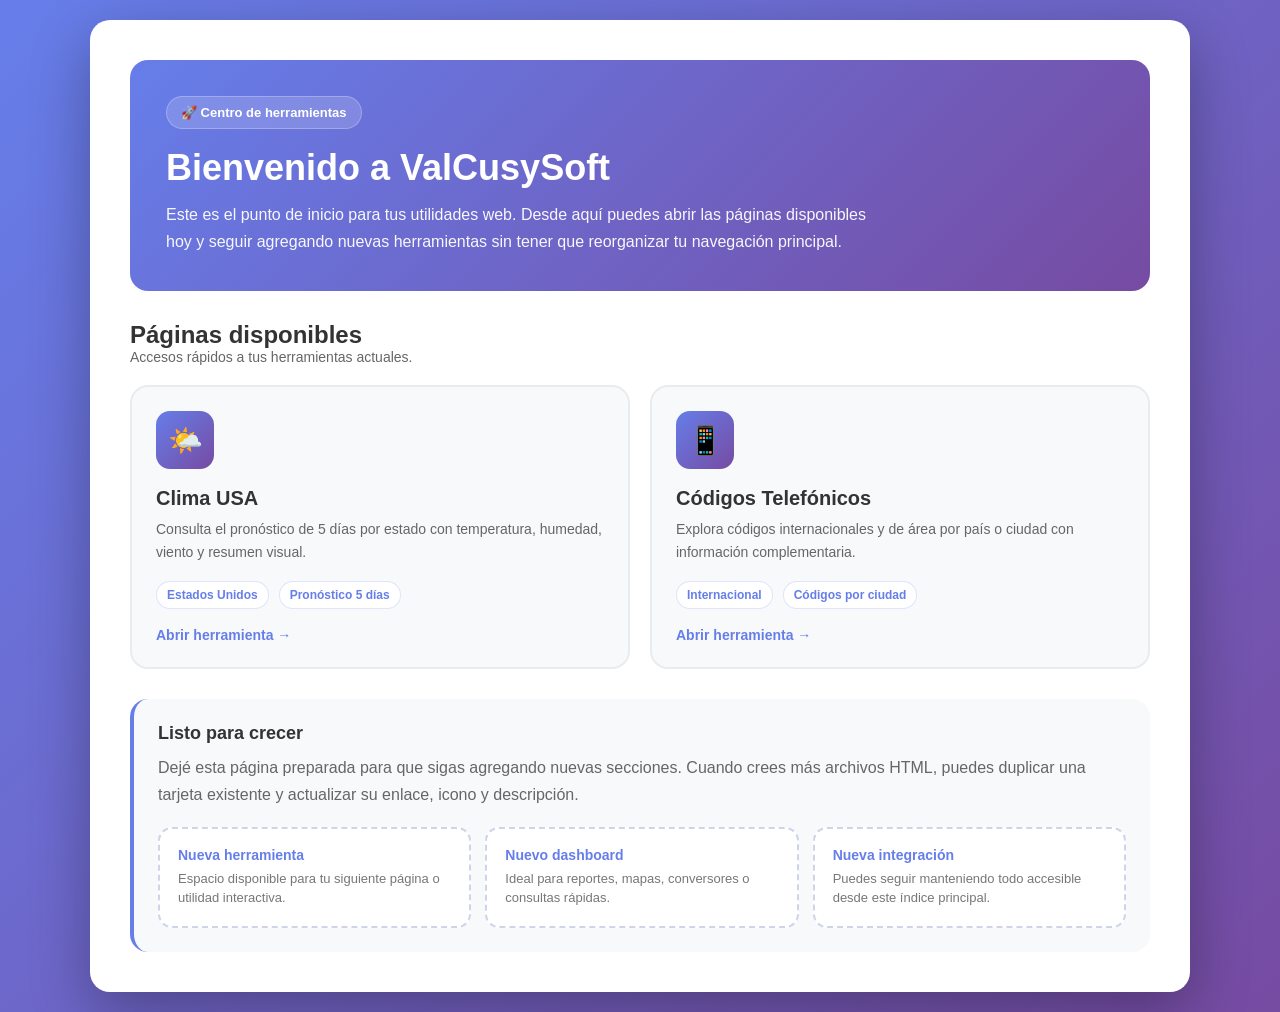
<file: index.html>
<!DOCTYPE html>
<html lang="es">
<head>
    <meta charset="UTF-8">
    <meta name="viewport" content="width=device-width, initial-scale=1.0">
    <title>ValCusySoft - Inicio</title>
    <link rel="stylesheet" href="common.css">
    <style>
        :root {
            --container-max-width: 1100px;
            --mobile-container-padding: 22px;
        }

        .hero {
            background: linear-gradient(135deg, #667eea 0%, #764ba2 100%);
            color: white;
            border-radius: 18px;
            padding: 36px;
            margin-bottom: 30px;
        }

        .badge {
            display: inline-flex;
            align-items: center;
            gap: 8px;
            background: rgba(255, 255, 255, 0.16);
            border: 1px solid rgba(255, 255, 255, 0.25);
            border-radius: 999px;
            padding: 8px 14px;
            font-size: 13px;
            font-weight: 600;
            margin-bottom: 18px;
        }

        .hero h1 {
            font-size: 36px;
            margin-bottom: 12px;
        }

        .hero p {
            max-width: 700px;
            line-height: 1.7;
            opacity: 0.95;
        }

        .section-header {
            display: flex;
            justify-content: space-between;
            align-items: flex-end;
            gap: 16px;
            margin-bottom: 20px;
            flex-wrap: wrap;
        }

        .section-header h2 {
            color: #333;
            font-size: 24px;
        }

        .section-header p {
            color: #666;
            font-size: 14px;
        }

        .card-grid {
            display: grid;
            grid-template-columns: repeat(auto-fit, minmax(260px, 1fr));
            gap: 20px;
        }

        .nav-card {
            display: flex;
            flex-direction: column;
            gap: 18px;
            background: #f8f9fa;
            border: 2px solid #e9ecef;
            border-radius: 18px;
            padding: 24px;
            text-decoration: none;
            color: inherit;
            transition: all 0.3s ease;
        }

        .nav-card:hover {
            transform: translateY(-6px);
            border-color: #667eea;
            box-shadow: 0 10px 24px rgba(102, 126, 234, 0.15);
        }

        .card-icon {
            width: 58px;
            height: 58px;
            border-radius: 14px;
            display: flex;
            align-items: center;
            justify-content: center;
            background: linear-gradient(135deg, #667eea 0%, #764ba2 100%);
            color: white;
            font-size: 28px;
        }

        .card-copy h3 {
            color: #333;
            font-size: 20px;
            margin-bottom: 8px;
        }

        .card-copy p {
            color: #666;
            line-height: 1.6;
            font-size: 14px;
        }

        .card-meta {
            display: flex;
            flex-wrap: wrap;
            gap: 10px;
        }

        .meta-pill {
            background: white;
            color: #667eea;
            border: 1px solid rgba(102, 126, 234, 0.2);
            border-radius: 999px;
            padding: 6px 10px;
            font-size: 12px;
            font-weight: 600;
        }

        .card-link {
            color: #667eea;
            font-weight: 700;
            font-size: 14px;
        }

        .coming-soon {
            margin-top: 30px;
            background: #f8f9fa;
            border-radius: 18px;
            padding: 24px;
            border-left: 4px solid #667eea;
        }

        .coming-soon h3 {
            color: #333;
            margin-bottom: 10px;
            font-size: 18px;
        }

        .coming-soon p {
            color: #666;
            line-height: 1.7;
            margin-bottom: 18px;
        }

        .placeholder-grid {
            display: grid;
            grid-template-columns: repeat(auto-fit, minmax(180px, 1fr));
            gap: 14px;
        }

        .placeholder-card {
            background: white;
            border: 2px dashed #cfd4ea;
            border-radius: 14px;
            padding: 18px;
        }

        .placeholder-card strong {
            display: block;
            color: #667eea;
            margin-bottom: 6px;
            font-size: 14px;
        }

        .placeholder-card span {
            color: #777;
            font-size: 13px;
            line-height: 1.5;
        }

        @media (max-width: 700px) {
            .hero {
                padding: 26px;
            }

            .hero h1 {
                font-size: 28px;
            }
        }
    </style>
</head>
<body>
    <main class="container">
        <section class="hero">
            <div class="badge">🚀 Centro de herramientas</div>
            <h1>Bienvenido a ValCusySoft</h1>
            <p>
                Este es el punto de inicio para tus utilidades web. Desde aquí puedes abrir las páginas disponibles
                hoy y seguir agregando nuevas herramientas sin tener que reorganizar tu navegación principal.
            </p>
        </section>

        <section>
            <div class="section-header">
                <div>
                    <h2>Páginas disponibles</h2>
                    <p>Accesos rápidos a tus herramientas actuales.</p>
                </div>
            </div>

            <div class="card-grid">
                <a class="nav-card" href="weatherV1.html">
                    <div class="card-icon">🌤️</div>
                    <div class="card-copy">
                        <h3>Clima USA</h3>
                        <p>Consulta el pronóstico de 5 días por estado con temperatura, humedad, viento y resumen visual.</p>
                    </div>
                    <div class="card-meta">
                        <span class="meta-pill">Estados Unidos</span>
                        <span class="meta-pill">Pronóstico 5 días</span>
                    </div>
                    <span class="card-link">Abrir herramienta →</span>
                </a>

                <a class="nav-card" href="telCodesV1.html">
                    <div class="card-icon">📱</div>
                    <div class="card-copy">
                        <h3>Códigos Telefónicos</h3>
                        <p>Explora códigos internacionales y de área por país o ciudad con información complementaria.</p>
                    </div>
                    <div class="card-meta">
                        <span class="meta-pill">Internacional</span>
                        <span class="meta-pill">Códigos por ciudad</span>
                    </div>
                    <span class="card-link">Abrir herramienta →</span>
                </a>
            </div>
        </section>

        <section class="coming-soon">
            <h3>Listo para crecer</h3>
            <p>
                Dejé esta página preparada para que sigas agregando nuevas secciones. Cuando crees más archivos HTML,
                puedes duplicar una tarjeta existente y actualizar su enlace, icono y descripción.
            </p>

            <div class="placeholder-grid">
                <div class="placeholder-card">
                    <strong>Nueva herramienta</strong>
                    <span>Espacio disponible para tu siguiente página o utilidad interactiva.</span>
                </div>
                <div class="placeholder-card">
                    <strong>Nuevo dashboard</strong>
                    <span>Ideal para reportes, mapas, conversores o consultas rápidas.</span>
                </div>
                <div class="placeholder-card">
                    <strong>Nueva integración</strong>
                    <span>Puedes seguir manteniendo todo accesible desde este índice principal.</span>
                </div>
            </div>
        </section>
    </main>
</body>
</html>
</file>
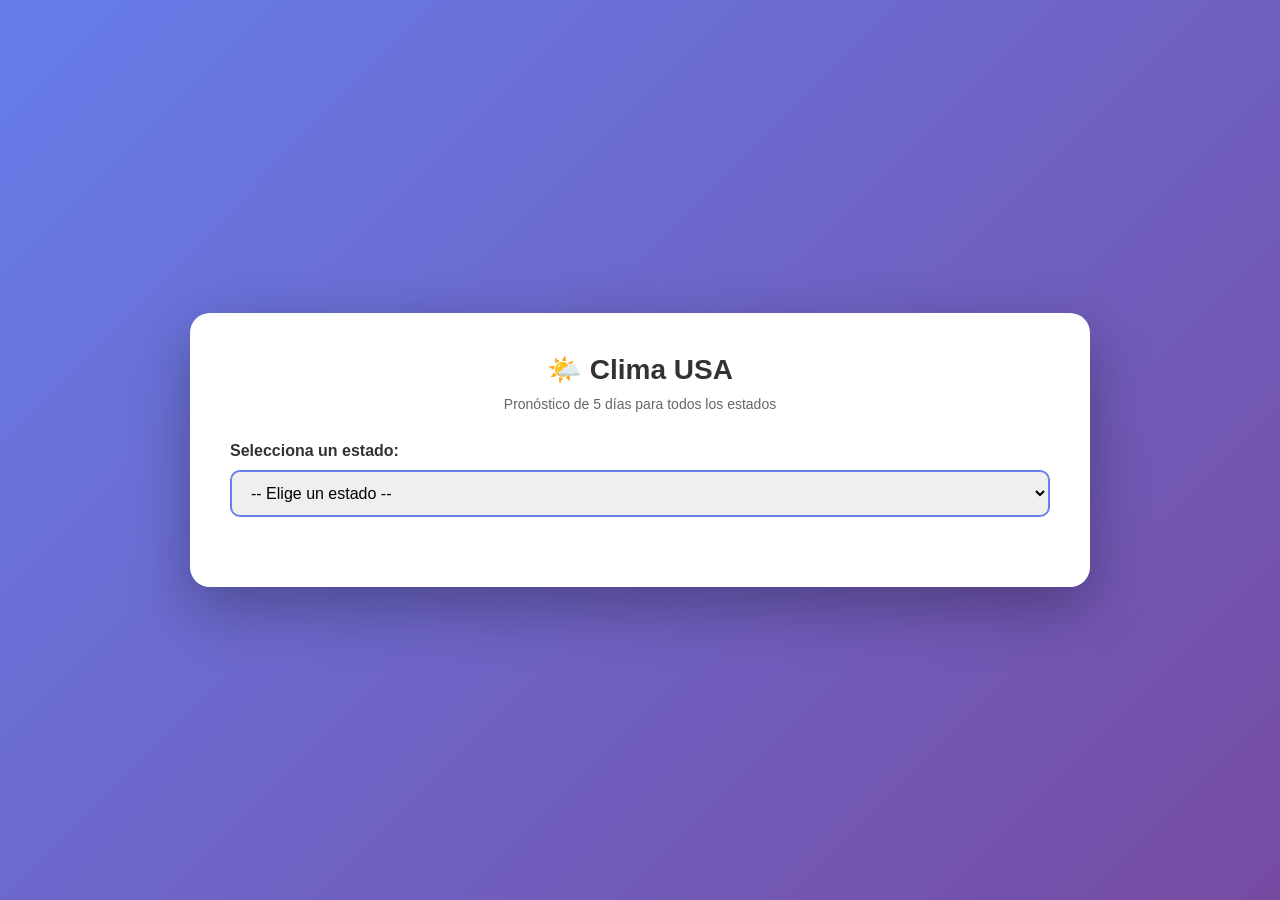
<file: Ciudades codigo Tel.html>
<!DOCTYPE html>
<html lang="es">
<head>
    <meta charset="UTF-8">
    <meta name="viewport" content="width=device-width, initial-scale=1.0">
    <title>Clima USA - ValCusySoft</title>
    <style>
        * {
            margin: 0;
            padding: 0;
            box-sizing: border-box;
        }

        body {
            font-family: 'Segoe UI', Tahoma, Geneva, Verdana, sans-serif;
            background: linear-gradient(135deg, #667eea 0%, #764ba2 100%);
            min-height: 100vh;
            display: flex;
            justify-content: center;
            align-items: center;
            padding: 20px;
        }

        .container {
            background: white;
            border-radius: 20px;
            padding: 40px;
            max-width: 900px;
            width: 100%;
            box-shadow: 0 20px 60px rgba(0, 0, 0, 0.3);
        }

        .header {
            text-align: center;
            margin-bottom: 30px;
        }

        .header h1 {
            color: #333;
            margin-bottom: 10px;
            font-size: 28px;
        }

        .header p {
            color: #666;
            font-size: 14px;
        }

        .selector-container {
            margin-bottom: 30px;
        }

        .selector-container label {
            display: block;
            margin-bottom: 10px;
            color: #333;
            font-weight: 600;
        }

        .selector-container select {
            width: 100%;
            padding: 12px 15px;
            border: 2px solid #667eea;
            border-radius: 10px;
            font-size: 16px;
            cursor: pointer;
            transition: all 0.3s ease;
        }

        .selector-container select:hover {
            border-color: #764ba2;
        }

        .selector-container select:focus {
            outline: none;
            border-color: #764ba2;
            box-shadow: 0 0 0 3px rgba(102, 126, 234, 0.1);
        }

        .current-weather {
            background: linear-gradient(135deg, #667eea 0%, #764ba2 100%);
            color: white;
            padding: 30px;
            border-radius: 15px;
            margin-bottom: 30px;
            text-align: center;
        }

        .city-name {
            font-size: 32px;
            font-weight: bold;
            margin-bottom: 10px;
        }

        .temperature {
            font-size: 60px;
            font-weight: bold;
            margin: 10px 0;
        }

        .description {
            font-size: 18px;
            opacity: 0.9;
            margin-bottom: 20px;
            text-transform: capitalize;
        }

        .weather-details {
            display: grid;
            grid-template-columns: repeat(auto-fit, minmax(150px, 1fr));
            gap: 15px;
            margin-top: 20px;
        }

        .detail-box {
            background: rgba(255, 255, 255, 0.2);
            padding: 15px;
            border-radius: 10px;
            backdrop-filter: blur(10px);
        }

        .detail-label {
            font-size: 12px;
            opacity: 0.8;
            margin-bottom: 5px;
        }

        .detail-value {
            font-size: 20px;
            font-weight: bold;
        }

        .forecast {
            margin-top: 30px;
        }

        .forecast h3 {
            color: #333;
            margin-bottom: 20px;
            font-size: 20px;
        }

        .forecast-grid {
            display: grid;
            grid-template-columns: repeat(auto-fit, minmax(150px, 1fr));
            gap: 15px;
        }

        .forecast-card {
            background: #f8f9fa;
            padding: 20px;
            border-radius: 15px;
            text-align: center;
            border: 2px solid #e9ecef;
            transition: all 0.3s ease;
        }

        .forecast-card:hover {
            border-color: #667eea;
            box-shadow: 0 5px 15px rgba(102, 126, 234, 0.1);
            transform: translateY(-5px);
        }

        .forecast-date {
            color: #667eea;
            font-weight: 600;
            margin-bottom: 10px;
            font-size: 14px;
        }

        .forecast-icon {
            font-size: 40px;
            margin: 10px 0;
        }

        .forecast-temp {
            color: #333;
            font-size: 18px;
            font-weight: bold;
            margin-bottom: 8px;
        }

        .forecast-details {
            font-size: 12px;
            color: #666;
            line-height: 1.6;
        }

        .loading {
            text-align: center;
            color: #667eea;
            font-size: 18px;
        }

        .error {
            background: #fee;
            color: #c33;
            padding: 15px;
            border-radius: 10px;
            margin-bottom: 20px;
            border-left: 4px solid #c33;
        }

        .header-controls {
            display: flex;
            justify-content: space-between;
            align-items: center;
            margin-bottom: 25px;
            flex-wrap: wrap;
            gap: 20px;
            background: #f8f9fa;
            padding: 15px 20px;
            border-radius: 12px;
            border-left: 4px solid #667eea;
            position: sticky;
            top: 0;
            z-index: 100;
            box-shadow: 0 2px 10px rgba(0, 0, 0, 0.1);
        }

        .controls-left {
            display: flex;
            gap: 15px;
            align-items: center;
        }

        .controls-right {
            display: flex;
            gap: 15px;
            align-items: center;
        }

        .temp-label {
            font-weight: 600;
            color: #333;
            font-size: 14px;
        }

        .temp-toggle {
            display: flex;
            gap: 8px;
            background: white;
            padding: 6px;
            border-radius: 8px;
            border: 2px solid #e0e0e0;
        }

        .temp-toggle button {
            padding: 8px 14px;
            border: none;
            background: transparent;
            cursor: pointer;
            border-radius: 6px;
            font-weight: 700;
            transition: all 0.3s ease;
            font-size: 15px;
            color: #666;
        }

        .temp-toggle button.active {
            background: #667eea;
            color: white;
            box-shadow: 0 2px 8px rgba(102, 126, 234, 0.3);
        }

        .temp-toggle button:hover:not(.active) {
            background: #f0f0f0;
            color: #333;
        }

        .btn-back {
            padding: 10px 18px;
            background: #667eea;
            color: white;
            border: none;
            border-radius: 8px;
            cursor: pointer;
            font-weight: 700;
            transition: all 0.3s ease;
            font-size: 14px;
            display: flex;
            align-items: center;
            gap: 8px;
        }

        .btn-back:hover {
            background: #764ba2;
            transform: translateX(-3px);
            box-shadow: 0 5px 15px rgba(102, 126, 234, 0.3);
        }

        .hidden {
            display: none;
        }

        @media (max-width: 600px) {
            .container {
                padding: 20px;
            }

            .header h1 {
                font-size: 22px;
            }

            .temperature {
                font-size: 45px;
            }

            .city-name {
                font-size: 24px;
            }

            .weather-details {
                grid-template-columns: repeat(2, 1fr);
            }

            .forecast-grid {
                grid-template-columns: 1fr;
            }

            .header-controls {
                flex-direction: column;
                align-items: stretch;
            }
        }
    </style>
</head>
<body>
    <div class="container">
        <div class="header">
            <h1>🌤️ Clima USA</h1>
            <p>Pronóstico de 5 días para todos los estados</p>
        </div>

        <div class="header-controls" id="headerControls" style="display: none;">
            <button class="btn-back" id="btnBack">← Volver a Estados</button>
            <div style="display: flex; align-items: center; gap: 12px;">
                <span class="temp-label">Temperatura:</span>
                <div class="temp-toggle">
                    <button class="active" data-unit="fahrenheit">°F</button>
                    <button data-unit="celsius">°C</button>
                </div>
            </div>
        </div>

        <div class="selector-container" id="selectorContainer">
            <label for="stateSelect">Selecciona un estado:</label>
            <select id="stateSelect">
                <option value="">-- Elige un estado --</option>
            </select>
        </div>

        <div id="errorContainer"></div>
        <div id="weatherContainer"></div>
    </div>

    <script>
        // Lista de estados USA con sus ciudades principales y coordenadas
        const states = [
            { name: 'Alabama', city: 'Montgomery', lat: 32.3792, lon: -86.3077 },
            { name: 'Alaska', city: 'Juneau', lat: 58.3019, lon: -134.4197 },
            { name: 'Arizona', city: 'Phoenix', lat: 33.4484, lon: -112.0742 },
            { name: 'Arkansas', city: 'Little Rock', lat: 34.7465, lon: -92.2896 },
            { name: 'California', city: 'Los Angeles', lat: 34.0522, lon: -118.2437 },
            { name: 'Colorado', city: 'Denver', lat: 39.7392, lon: -104.9903 },
            { name: 'Connecticut', city: 'Hartford', lat: 41.7658, lon: -72.6734 },
            { name: 'Delaware', city: 'Wilmington', lat: 39.7391, lon: -75.5244 },
            { name: 'Florida', city: 'Miami', lat: 25.7617, lon: -80.1918 },
            { name: 'Georgia', city: 'Atlanta', lat: 33.7490, lon: -84.3880 },
            { name: 'Hawaii', city: 'Honolulu', lat: 21.3099, lon: -157.8581 },
            { name: 'Idaho', city: 'Boise', lat: 43.6150, lon: -116.2023 },
            { name: 'Illinois', city: 'Chicago', lat: 41.8781, lon: -87.6298 },
            { name: 'Indiana', city: 'Indianapolis', lat: 39.7684, lon: -86.1581 },
            { name: 'Iowa', city: 'Des Moines', lat: 41.5868, lon: -93.6250 },
            { name: 'Kansas', city: 'Topeka', lat: 39.0473, lon: -95.6752 },
            { name: 'Kentucky', city: 'Louisville', lat: 38.2527, lon: -85.7585 },
            { name: 'Louisiana', city: 'New Orleans', lat: 29.9511, lon: -90.2623 },
            { name: 'Maine', city: 'Portland', lat: 43.6591, lon: -70.2568 },
            { name: 'Maryland', city: 'Baltimore', lat: 39.2904, lon: -76.6122 },
            { name: 'Massachusetts', city: 'Boston', lat: 42.3601, lon: -71.0589 },
            { name: 'Michigan', city: 'Detroit', lat: 42.3314, lon: -83.0458 },
            { name: 'Minnesota', city: 'Minneapolis', lat: 44.9778, lon: -93.2650 },
            { name: 'Mississippi', city: 'Jackson', lat: 32.2988, lon: -90.1848 },
            { name: 'Missouri', city: 'Kansas City', lat: 39.0997, lon: -94.5786 },
            { name: 'Montana', city: 'Billings', lat: 45.7833, lon: -103.9964 },
            { name: 'Nebraska', city: 'Omaha', lat: 41.2565, lon: -95.9345 },
            { name: 'Nevada', city: 'Las Vegas', lat: 36.1699, lon: -115.1398 },
            { name: 'New Hampshire', city: 'Manchester', lat: 42.9956, lon: -71.4548 },
            { name: 'New Jersey', city: 'Newark', lat: 40.7357, lon: -74.1724 },
            { name: 'New Mexico', city: 'Albuquerque', lat: 35.0844, lon: -106.6504 },
            { name: 'New York', city: 'New York City', lat: 40.7128, lon: -74.0060 },
            { name: 'North Carolina', city: 'Charlotte', lat: 35.2271, lon: -80.8431 },
            { name: 'North Dakota', city: 'Bismarck', lat: 46.8083, lon: -100.7837 },
            { name: 'Ohio', city: 'Columbus', lat: 39.9612, lon: -82.9988 },
            { name: 'Oklahoma', city: 'Oklahoma City', lat: 35.4676, lon: -97.5164 },
            { name: 'Oregon', city: 'Portland', lat: 45.5152, lon: -122.6784 },
            { name: 'Pennsylvania', city: 'Philadelphia', lat: 39.9526, lon: -75.1652 },
            { name: 'Rhode Island', city: 'Providence', lat: 41.8240, lon: -71.4128 },
            { name: 'South Carolina', city: 'Charleston', lat: 32.7765, lon: -79.9626 },
            { name: 'South Dakota', city: 'Sioux Falls', lat: 43.5460, lon: -96.7313 },
            { name: 'Tennessee', city: 'Nashville', lat: 36.1627, lon: -86.7816 },
            { name: 'Texas', city: 'Houston', lat: 29.7604, lon: -95.3698 },
            { name: 'Utah', city: 'Salt Lake City', lat: 40.7608, lon: -111.8910 },
            { name: 'Vermont', city: 'Burlington', lat: 44.4759, lon: -73.2121 },
            { name: 'Virginia', city: 'Richmond', lat: 37.5407, lon: -77.4360 },
            { name: 'Washington', city: 'Seattle', lat: 47.6062, lon: -122.3321 },
            { name: 'West Virginia', city: 'Charleston', lat: 38.3498, lon: -81.6326 },
            { name: 'Wisconsin', city: 'Milwaukee', lat: 43.0389, lon: -87.9065 },
            { name: 'Wyoming', city: 'Cheyenne', lat: 41.1400, lon: -104.8202 }
        ];

        // Variables globales
        let currentUnit = 'fahrenheit';
        let currentData = null;
        let currentStateName = '';
        let currentCityName = '';

        // Convertir temperatura
        function convertTemp(fahrenheit) {
            if (currentUnit === 'celsius') {
                return Math.round((fahrenheit - 32) * 5/9);
            }
            return Math.round(fahrenheit);
        }

        // Obtener símbolo de temperatura
        function getTempSymbol() {
            return currentUnit === 'celsius' ? '°C' : '°F';
        }

        // Llenar el selector
        function fillStateSelector() {
            const select = document.getElementById('stateSelect');
            states.forEach(state => {
                const option = document.createElement('option');
                option.value = JSON.stringify({ lat: state.lat, lon: state.lon, name: state.name, city: state.city });
                option.textContent = `${state.name} (${state.city})`;
                select.appendChild(option);
            });
        }

        // Obtener el clima
        async function getWeather(lat, lon, stateName, cityName) {
            const container = document.getElementById('weatherContainer');
            const errorContainer = document.getElementById('errorContainer');
            
            container.innerHTML = '<div class="loading">Cargando clima...</div>';
            errorContainer.innerHTML = '';
            document.getElementById('headerControls').style.display = 'flex';
            document.getElementById('selectorContainer').style.display = 'none';

            try {
                const response = await fetch(
                    `https://api.open-meteo.com/v1/forecast?latitude=${lat}&longitude=${lon}&daily=temperature_2m_max,temperature_2m_min,precipitation_sum,windspeed_10m_max,relative_humidity_2m_max,apparent_temperature_max,apparent_temperature_min,weather_code&temperature_unit=fahrenheit&wind_speed_unit=mph&precipitation_unit=inch&timezone=auto`
                );

                if (!response.ok) throw new Error('Error fetching weather data');
                
                const data = await response.json();
                currentData = data;
                currentStateName = stateName;
                currentCityName = cityName;
                displayWeather(data, stateName, cityName);
            } catch (error) {
                errorContainer.innerHTML = `<div class="error">❌ Error al cargar el clima. Intenta de nuevo.</div>`;
                container.innerHTML = '';
                document.getElementById('headerControls').style.display = 'none';
                console.error('Error:', error);
            }
        }

        // Mostrar el clima
        function displayWeather(data, stateName, cityName) {
            const container = document.getElementById('weatherContainer');
            const daily = data.daily;
            const timezone = data.timezone;

            // Clima actual (primer día)
            const today = new Date(daily.time[0]);
            const currentTemp = daily.temperature_2m_max[0];
            const minTemp = daily.temperature_2m_min[0];
            const humidity = daily.relative_humidity_2m_max[0];
            const windSpeed = daily.windspeed_10m_max[0];
            const apparentTemp = daily.apparent_temperature_max[0];

            const weatherDescription = getWeatherDescription(daily.weather_code[0]);
            const weatherIcon = getWeatherIcon(daily.weather_code[0]);

            let html = `
                <div class="current-weather">
                    <div class="city-name">${stateName}</div>
                    <div style="font-size: 14px; opacity: 0.9; margin-bottom: 10px;">${cityName}</div>
                    <div class="temperature">${convertTemp(currentTemp)}${getTempSymbol()}</div>
                    <div class="description">${weatherIcon} ${weatherDescription}</div>
                    
                    <div class="weather-details">
                        <div class="detail-box">
                            <div class="detail-label">Sensación Térmica</div>
                            <div class="detail-value">${convertTemp(apparentTemp)}${getTempSymbol()}</div>
                        </div>
                        <div class="detail-box">
                            <div class="detail-label">Humedad</div>
                            <div class="detail-value">${humidity}%</div>
                        </div>
                        <div class="detail-box">
                            <div class="detail-label">Viento</div>
                            <div class="detail-value">${Math.round(windSpeed)} mph</div>
                        </div>
                        <div class="detail-box">
                            <div class="detail-label">Mín. Hoy</div>
                            <div class="detail-value">${convertTemp(minTemp)}${getTempSymbol()}</div>
                        </div>
                    </div>
                </div>

                <div class="forecast">
                    <h3>Pronóstico de 5 Días</h3>
                    <div class="forecast-grid">
            `;

            // Pronóstico de 5 días
            for (let i = 0; i < 5; i++) {
                const date = new Date(daily.time[i]);
                const dayName = date.toLocaleDateString('es-ES', { weekday: 'short' });
                const dayDate = date.toLocaleDateString('es-ES', { month: 'short', day: 'numeric' });
                
                const high = daily.temperature_2m_max[i];
                const low = daily.temperature_2m_min[i];
                const humidity = daily.relative_humidity_2m_max[i];
                const windSpeed = daily.windspeed_10m_max[i];
                const weatherCode = daily.weather_code[i];
                const description = getWeatherDescription(weatherCode);
                const icon = getWeatherIcon(weatherCode);

                html += `
                    <div class="forecast-card">
                        <div class="forecast-date">${dayName}, ${dayDate}</div>
                        <div class="forecast-icon">${icon}</div>
                        <div class="forecast-temp">${convertTemp(high)}° / ${convertTemp(low)}°${getTempSymbol()}</div>
                        <div class="forecast-details">
                            <div>💧 ${humidity}%</div>
                            <div>💨 ${Math.round(windSpeed)} mph</div>
                        </div>
                    </div>
                `;
            }

            html += `
                    </div>
                </div>
            `;

            container.innerHTML = html;
        }

        // Describir el código del clima
        function getWeatherDescription(code) {
            const codeMap = {
                0: 'Despejado',
                1: 'Principalmente despejado',
                2: 'Parcialmente nublado',
                3: 'Nublado',
                45: 'Niebla',
                48: 'Niebla helada',
                51: 'Llovizna ligera',
                53: 'Llovizna moderada',
                55: 'Llovizna densa',
                61: 'Lluvia ligera',
                63: 'Lluvia moderada',
                65: 'Lluvia fuerte',
                71: 'Nieve ligera',
                73: 'Nieve moderada',
                75: 'Nieve fuerte',
                77: 'Granos de nieve',
                80: 'Aguaceros ligeros',
                81: 'Aguaceros moderados',
                82: 'Aguaceros fuertes',
                85: 'Nieve ligera con lluvia',
                86: 'Nieve fuerte con lluvia',
                95: 'Tormenta eléctrica',
                96: 'Tormenta con granizo ligero',
                99: 'Tormenta con granizo fuerte'
            };
            return codeMap[code] || 'Desconocido';
        }

        // Obtener emoji del clima
        function getWeatherIcon(code) {
            if (code === 0) return '☀️';
            if ([1, 2].includes(code)) return '⛅';
            if (code === 3) return '☁️';
            if ([45, 48].includes(code)) return '🌫️';
            if ([51, 53, 55, 61, 63, 65, 80, 81, 82].includes(code)) return '🌧️';
            if ([71, 73, 75, 77, 85, 86].includes(code)) return '❄️';
            if ([95, 96, 99].includes(code)) return '⛈️';
            return '🌤️';
        }

        // Volver a la vista principal
        function goBack() {
            document.getElementById('selectorContainer').style.display = 'block';
            document.getElementById('headerControls').style.display = 'none';
            document.getElementById('weatherContainer').innerHTML = '';
            document.getElementById('errorContainer').innerHTML = '';
            document.getElementById('stateSelect').value = '';
            currentData = null;
        }

        // Event listener para cambiar de unidad de temperatura
        document.querySelectorAll('.temp-toggle button').forEach(button => {
            button.addEventListener('click', (e) => {
                document.querySelectorAll('.temp-toggle button').forEach(b => b.classList.remove('active'));
                e.target.classList.add('active');
                currentUnit = e.target.dataset.unit;
                
                // Re-mostrar el clima con la nueva unidad
                if (currentData) {
                    displayWeather(currentData, currentStateName, currentCityName);
                }
            });
        });

        // Event listener para el botón de volver
        document.getElementById('btnBack').addEventListener('click', goBack);

        // Event listener para el selector
        document.getElementById('stateSelect').addEventListener('change', (e) => {
            if (e.target.value) {
                const data = JSON.parse(e.target.value);
                getWeather(data.lat, data.lon, data.name, data.city);
            }
        });

        // Llenar el selector al cargar
        fillStateSelector();
    </script>
</body>
</html>
</file>
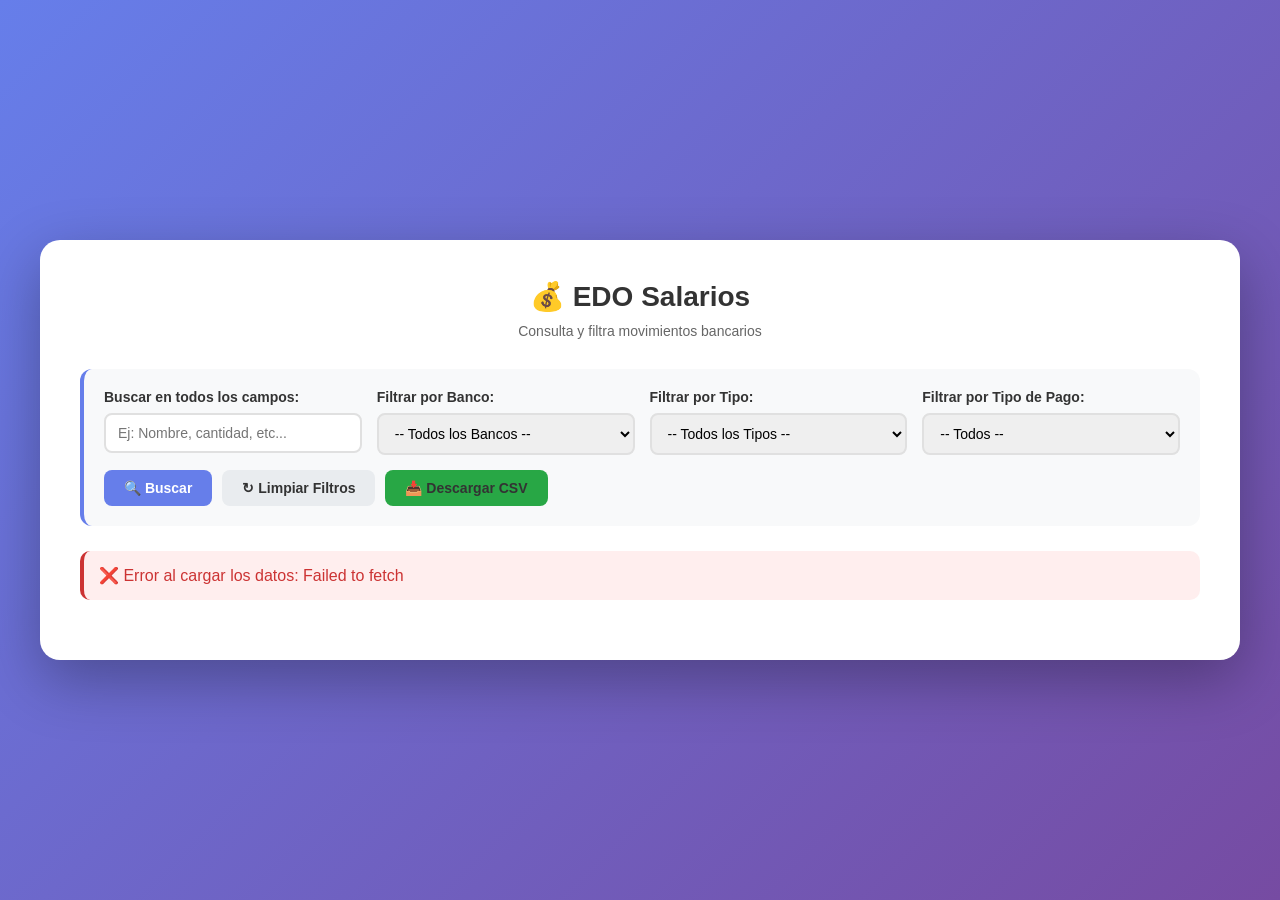
<file: EDO-Salarios-Widget.html>
<!DOCTYPE html>
<html lang="es">
<head>
    <meta charset="UTF-8">
    <meta name="viewport" content="width=device-width, initial-scale=1.0">
    <title>Consultas EDO Salarios - ValCusySoft</title>
    <style>
        * {
            margin: 0;
            padding: 0;
            box-sizing: border-box;
        }

        body {
            font-family: 'Segoe UI', Tahoma, Geneva, Verdana, sans-serif;
            background: linear-gradient(135deg, #667eea 0%, #764ba2 100%);
            min-height: 100vh;
            display: flex;
            justify-content: center;
            align-items: center;
            padding: 20px;
        }

        .container {
            background: white;
            border-radius: 20px;
            padding: 40px;
            max-width: 1200px;
            width: 100%;
            box-shadow: 0 20px 60px rgba(0, 0, 0, 0.3);
        }

        .header {
            text-align: center;
            margin-bottom: 30px;
        }

        .header h1 {
            color: #333;
            margin-bottom: 10px;
            font-size: 28px;
        }

        .header p {
            color: #666;
            font-size: 14px;
        }

        .controls-section {
            background: #f8f9fa;
            padding: 20px;
            border-radius: 12px;
            margin-bottom: 25px;
            border-left: 4px solid #667eea;
        }

        .controls-grid {
            display: grid;
            grid-template-columns: repeat(auto-fit, minmax(200px, 1fr));
            gap: 15px;
            margin-bottom: 15px;
        }

        .control-group {
            display: flex;
            flex-direction: column;
        }

        .control-group label {
            margin-bottom: 8px;
            color: #333;
            font-weight: 600;
            font-size: 14px;
        }

        .control-group input,
        .control-group select {
            padding: 10px 12px;
            border: 2px solid #e0e0e0;
            border-radius: 8px;
            font-size: 14px;
            transition: all 0.3s ease;
        }

        .control-group input:focus,
        .control-group select:focus {
            outline: none;
            border-color: #667eea;
            box-shadow: 0 0 0 3px rgba(102, 126, 234, 0.1);
        }

        .buttons-group {
            display: flex;
            gap: 10px;
            flex-wrap: wrap;
        }

        .btn {
            padding: 10px 20px;
            border: none;
            border-radius: 8px;
            cursor: pointer;
            font-weight: 600;
            font-size: 14px;
            transition: all 0.3s ease;
        }

        .btn-primary {
            background: #667eea;
            color: white;
        }

        .btn-primary:hover {
            background: #764ba2;
            transform: translateY(-2px);
            box-shadow: 0 5px 15px rgba(102, 126, 234, 0.3);
        }

        .btn-secondary {
            background: #e9ecef;
            color: #333;
        }

        .btn-secondary:hover {
            background: #dee2e6;
        }

        .stats {
            display: grid;
            grid-template-columns: repeat(auto-fit, minmax(150px, 1fr));
            gap: 15px;
            margin-bottom: 20px;
        }

        .stat-box {
            background: linear-gradient(135deg, #667eea 0%, #764ba2 100%);
            color: white;
            padding: 15px;
            border-radius: 10px;
            text-align: center;
        }

        .stat-label {
            font-size: 12px;
            opacity: 0.9;
            margin-bottom: 5px;
        }

        .stat-value {
            font-size: 24px;
            font-weight: bold;
        }

        .loading {
            text-align: center;
            color: #667eea;
            font-size: 18px;
            padding: 40px;
        }

        .error {
            background: #fee;
            color: #c33;
            padding: 15px;
            border-radius: 10px;
            margin-bottom: 20px;
            border-left: 4px solid #c33;
        }

        .table-container {
            overflow-x: auto;
            margin-top: 20px;
        }

        table {
            width: 100%;
            border-collapse: collapse;
            font-size: 14px;
        }

        thead {
            background: #f8f9fa;
            border-bottom: 2px solid #667eea;
        }

        th {
            padding: 12px;
            text-align: left;
            font-weight: 600;
            color: #333;
        }

        td {
            padding: 10px 12px;
            border-bottom: 1px solid #e0e0e0;
            color: #555;
        }

        tbody tr:hover {
            background: #f8f9fa;
        }

        .pagination {
            display: flex;
            justify-content: center;
            align-items: center;
            gap: 10px;
            margin-top: 20px;
            flex-wrap: wrap;
        }

        .page-btn {
            padding: 8px 12px;
            border: 1px solid #e0e0e0;
            background: white;
            border-radius: 6px;
            cursor: pointer;
            font-weight: 600;
            transition: all 0.3s ease;
        }

        .page-btn:hover {
            border-color: #667eea;
            color: #667eea;
        }

        .page-btn.active {
            background: #667eea;
            color: white;
            border-color: #667eea;
        }

        .page-info {
            color: #666;
            font-size: 14px;
        }

        .no-results {
            text-align: center;
            padding: 40px;
            color: #999;
            font-size: 16px;
        }

        .export-btn {
            background: #28a745;
        }

        .export-btn:hover {
            background: #218838;
        }

        .results-section {
            margin-top: 30px;
            animation: slideIn 0.3s ease;
        }

        .results-header {
            background: linear-gradient(135deg, #667eea 0%, #764ba2 100%);
            color: white;
            padding: 15px 20px;
            border-radius: 10px 10px 0 0;
            font-size: 16px;
            font-weight: 600;
            display: flex;
            justify-content: space-between;
            align-items: center;
        }

        .result-count {
            background: rgba(255, 255, 255, 0.2);
            padding: 5px 12px;
            border-radius: 20px;
            font-size: 14px;
        }

        @keyframes slideIn {
            from {
                opacity: 0;
                transform: translateY(-10px);
            }
            to {
                opacity: 1;
                transform: translateY(0);
            }
        }
    </style>
</head>
<body>
    <div class="container">
        <div class="header">
            <h1>💰 EDO Salarios</h1>
            <p>Consulta y filtra movimientos bancarios</p>
        </div>

        <div class="controls-section">
            <div class="controls-grid">
                <div class="control-group">
                    <label for="searchInput">Buscar en todos los campos:</label>
                    <input type="text" id="searchInput" placeholder="Ej: Nombre, cantidad, etc...">
                </div>
                <div class="control-group">
                    <label for="bancoFilter">Filtrar por Banco:</label>
                    <select id="bancoFilter">
                        <option value="">-- Todos los Bancos --</option>
                    </select>
                </div>
                <div class="control-group">
                    <label for="tipoFilter">Filtrar por Tipo:</label>
                    <select id="tipoFilter">
                        <option value="">-- Todos los Tipos --</option>
                    </select>
                </div>
                <div class="control-group">
                    <label for="tipopagoFilter">Filtrar por Tipo de Pago:</label>
                    <select id="tipopagoFilter">
                        <option value="">-- Todos --</option>
                    </select>
                </div>
            </div>

            <div class="buttons-group">
                <button class="btn btn-primary" id="filterBtn">🔍 Buscar</button>
                <button class="btn btn-secondary" id="resetBtn">↻ Limpiar Filtros</button>
                <button class="btn btn-secondary export-btn" id="exportBtn">📥 Descargar CSV</button>
            </div>
        </div>

        <div id="statsContainer"></div>
        <div id="errorContainer"></div>
        <div id="loadingContainer"></div>
        
        <div id="resultsContainer"></div>
    </div>

    <script>
        // URL del CSV en Google Drive
        const CSV_URL = 'https://drive.google.com/file/d/1-yMkf7ADapqlOEFQclW2xpCvK1QZnttv/view?usp=drive_link';

        let allData = [];
        let filteredData = [];
        let currentPage = 1;
        const itemsPerPage = 20;

        // Cargar datos desde Google Sheets
        async function loadData() {
            const loadingContainer = document.getElementById('loadingContainer');
            const errorContainer = document.getElementById('errorContainer');
            
            loadingContainer.innerHTML = '<div class="loading">📊 Cargando datos...</div>';
            errorContainer.innerHTML = '';

            try {
                const response = await fetch(CSV_URL);
                if (!response.ok) throw new Error('Error al cargar datos');
                
                const csv = await response.text();
                allData = parseCSV(csv);
                filteredData = [...allData];
                
                loadingContainer.innerHTML = '';
                populateFilters();
                displayData();
                displayStats();
            } catch (error) {
                errorContainer.innerHTML = `<div class="error">❌ Error al cargar los datos: ${error.message}</div>`;
                loadingContainer.innerHTML = '';
                console.error('Error:', error);
            }
        }

        // Parsear CSV
        function parseCSV(csv) {
            const lines = csv.trim().split('\n');
            if (lines.length < 2) return [];

            const headers = lines[0].split(',').map(h => h.trim());
            const data = [];

            for (let i = 1; i < lines.length; i++) {
                const values = lines[i].split(',').map(v => v.trim());
                const row = {};
                headers.forEach((header, index) => {
                    row[header] = values[index] || '';
                });
                if (Object.values(row).some(v => v)) {
                    data.push(row);
                }
            }

            return data;
        }

        // Llenar opciones de filtros
        function populateFilters() {
            const bancos = [...new Set(allData.map(d => d['Banco']).filter(Boolean))];
            const tipos = [...new Set(allData.map(d => d['Tipo']).filter(Boolean))];
            const tipospago = [...new Set(allData.map(d => d['Tipo de pago']).filter(Boolean))];

            const bancoSelect = document.getElementById('bancoFilter');
            const tipoSelect = document.getElementById('tipoFilter');
            const tipopagoSelect = document.getElementById('tipopagoFilter');

            bancos.forEach(banco => {
                const option = document.createElement('option');
                option.value = banco;
                option.textContent = banco;
                bancoSelect.appendChild(option);
            });

            tipos.forEach(tipo => {
                const option = document.createElement('option');
                option.value = tipo;
                option.textContent = tipo;
                tipoSelect.appendChild(option);
            });

            tipospago.forEach(tipopago => {
                const option = document.createElement('option');
                option.value = tipopago;
                option.textContent = tipopago;
                tipopagoSelect.appendChild(option);
            });
        }

        // Aplicar filtros
        function applyFilters() {
            const searchTerm = document.getElementById('searchInput').value.toLowerCase();
            const bancoFilter = document.getElementById('bancoFilter').value;
            const tipoFilter = document.getElementById('tipoFilter').value;
            const tipopagoFilter = document.getElementById('tipopagoFilter').value;

            filteredData = allData.filter(row => {
                const matchSearch = Object.values(row).some(v => 
                    v.toLowerCase().includes(searchTerm)
                );
                const matchBanco = !bancoFilter || row['Banco'] === bancoFilter;
                const matchTipo = !tipoFilter || row['Tipo'] === tipoFilter;
                const matchTipopago = !tipopagoFilter || row['Tipo de pago'] === tipopagoFilter;

                return matchSearch && matchBanco && matchTipo && matchTipopago;
            });

            currentPage = 1;
            displayData();
            displayStats();
        }

        // Mostrar datos en tabla
        function displayData() {
            const resultsContainer = document.getElementById('resultsContainer');

            if (filteredData.length === 0) {
                resultsContainer.innerHTML = '';
                return;
            }

            const start = (currentPage - 1) * itemsPerPage;
            const end = start + itemsPerPage;
            const pageData = filteredData.slice(start, end);

            const headers = ['Fecha', 'Banco', 'Importe', 'Comentario', 'Tipo', 'Tipo de pago', 'Cheque'];
            
            let html = `
                <div class="results-section">
                    <div class="results-header">
                        <span>📊 Resultados de la Búsqueda</span>
                        <span class="result-count">${filteredData.length} registros encontrados</span>
                    </div>
                    <div class="table-container">
                        <table>
                            <thead>
                                <tr>
                                    ${headers.map(h => `<th>${h}</th>`).join('')}
                                </tr>
                            </thead>
                            <tbody>
            `;

            pageData.forEach(row => {
                html += '<tr>';
                headers.forEach(header => {
                    html += `<td>${row[header] || '-'}</td>`;
                });
                html += '</tr>';
            });

            html += `
                            </tbody>
                        </table>
                    </div>
            `;

            // Paginación
            const totalPages = Math.ceil(filteredData.length / itemsPerPage);
            if (totalPages > 1) {
                html += '<div class="pagination">';
                
                if (currentPage > 1) {
                    html += `<button class="page-btn" onclick="goToPage(1)">« Primera</button>`;
                    html += `<button class="page-btn" onclick="goToPage(${currentPage - 1})">‹ Anterior</button>`;
                }

                html += `<span class="page-info">Página ${currentPage} de ${totalPages}</span>`;

                if (currentPage < totalPages) {
                    html += `<button class="page-btn" onclick="goToPage(${currentPage + 1})">Siguiente ›</button>`;
                    html += `<button class="page-btn" onclick="goToPage(${totalPages})">Última »</button>`;
                }

                html += '</div>';
            }

            html += '</div>';
            resultsContainer.innerHTML = html;
        }

        // Mostrar estadísticas
        function displayStats() {
            const statsContainer = document.getElementById('statsContainer');
            
            if (filteredData.length === 0) {
                statsContainer.innerHTML = '';
                return;
            }

            const totalRegistros = filteredData.length;
            const totalImporte = filteredData.reduce((sum, row) => {
                const importe = parseFloat(row['Importe'] || 0);
                return sum + (isNaN(importe) ? 0 : importe);
            }, 0);

            const bancos = new Set(filteredData.map(d => d['Banco'])).size;

            let html = `
                <div class="stats">
                    <div class="stat-box">
                        <div class="stat-label">Registros</div>
                        <div class="stat-value">${totalRegistros}</div>
                    </div>
                    <div class="stat-box">
                        <div class="stat-label">Total Importe</div>
                        <div class="stat-value">$${totalImporte.toLocaleString('es-ES', {maximumFractionDigits: 2})}</div>
                    </div>
                    <div class="stat-box">
                        <div class="stat-label">Bancos Únicos</div>
                        <div class="stat-value">${bancos}</div>
                    </div>
                </div>
            `;

            statsContainer.innerHTML = html;
        }

        // Ir a página
        function goToPage(page) {
            currentPage = page;
            displayData();
            window.scrollTo({ top: 0, behavior: 'smooth' });
        }

        // Exportar a CSV
        function exportToCSV() {
            if (filteredData.length === 0) {
                alert('No hay datos para exportar');
                return;
            }

            const headers = ['Fecha', 'Banco', 'Importe', 'Comentario', 'Tipo', 'Tipo de pago', 'Cheque'];
            let csv = headers.join(',') + '\n';

            filteredData.forEach(row => {
                const values = headers.map(h => {
                    let val = row[h] || '';
                    if (val.includes(',') || val.includes('"')) {
                        val = `"${val.replace(/"/g, '""')}"`;
                    }
                    return val;
                });
                csv += values.join(',') + '\n';
            });

            const blob = new Blob([csv], { type: 'text/csv;charset=utf-8;' });
            const link = document.createElement('a');
            const url = URL.createObjectURL(blob);
            link.setAttribute('href', url);
            link.setAttribute('download', `EDO_Salarios_${new Date().toISOString().split('T')[0]}.csv`);
            link.style.visibility = 'hidden';
            document.body.appendChild(link);
            link.click();
            document.body.removeChild(link);
        }

        // Event listeners
        document.getElementById('filterBtn').addEventListener('click', applyFilters);
        document.getElementById('searchInput').addEventListener('keypress', (e) => {
            if (e.key === 'Enter') applyFilters();
        });
        document.getElementById('resetBtn').addEventListener('click', () => {
            document.getElementById('searchInput').value = '';
            document.getElementById('bancoFilter').value = '';
            document.getElementById('tipoFilter').value = '';
            document.getElementById('tipopagoFilter').value = '';
            filteredData = [...allData];
            currentPage = 1;
            document.getElementById('resultsContainer').innerHTML = '';
            displayStats();
        });
        document.getElementById('exportBtn').addEventListener('click', exportToCSV);

        // Cargar datos al iniciar
        loadData();
    </script>
</body>

</html>
</file>
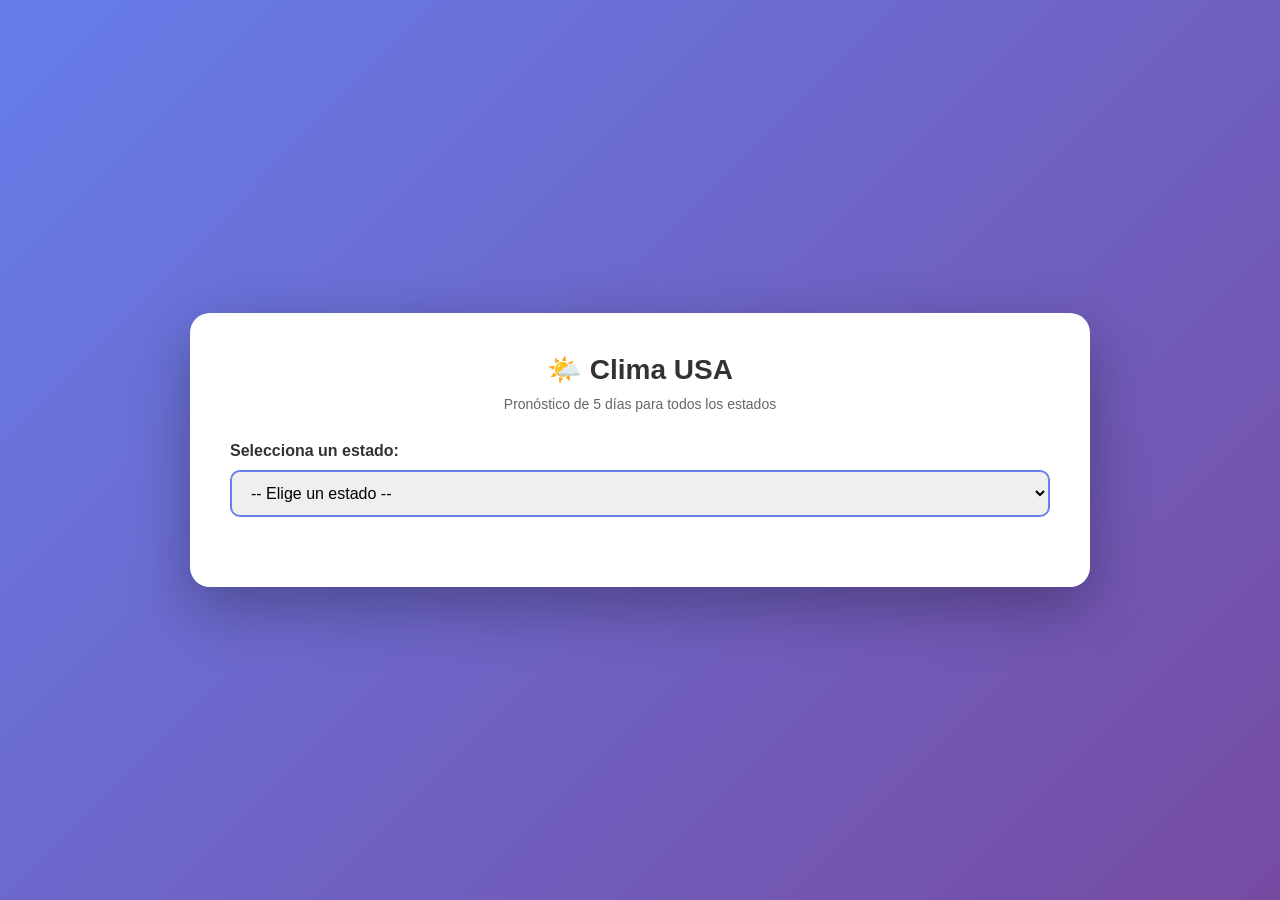
<file: index2.html>
<!DOCTYPE html>
<html lang="es">
<head>
    <meta charset="UTF-8">
    <meta name="viewport" content="width=device-width, initial-scale=1.0">
    <title>Clima USA - ValCusySoft</title>
    <style>
        * {
            margin: 0;
            padding: 0;
            box-sizing: border-box;
        }

        body {
            font-family: 'Segoe UI', Tahoma, Geneva, Verdana, sans-serif;
            background: linear-gradient(135deg, #667eea 0%, #764ba2 100%);
            min-height: 100vh;
            display: flex;
            justify-content: center;
            align-items: center;
            padding: 20px;
        }

        .container {
            background: white;
            border-radius: 20px;
            padding: 40px;
            max-width: 900px;
            width: 100%;
            box-shadow: 0 20px 60px rgba(0, 0, 0, 0.3);
        }

        .header {
            text-align: center;
            margin-bottom: 30px;
        }

        .header h1 {
            color: #333;
            margin-bottom: 10px;
            font-size: 28px;
        }

        .header p {
            color: #666;
            font-size: 14px;
        }

        .selector-container {
            margin-bottom: 30px;
        }

        .selector-container label {
            display: block;
            margin-bottom: 10px;
            color: #333;
            font-weight: 600;
        }

        .selector-container select {
            width: 100%;
            padding: 12px 15px;
            border: 2px solid #667eea;
            border-radius: 10px;
            font-size: 16px;
            cursor: pointer;
            transition: all 0.3s ease;
        }

        .selector-container select:hover {
            border-color: #764ba2;
        }

        .selector-container select:focus {
            outline: none;
            border-color: #764ba2;
            box-shadow: 0 0 0 3px rgba(102, 126, 234, 0.1);
        }

        .current-weather {
            background: linear-gradient(135deg, #667eea 0%, #764ba2 100%);
            color: white;
            padding: 30px;
            border-radius: 15px;
            margin-bottom: 30px;
            text-align: center;
        }

        .city-name {
            font-size: 32px;
            font-weight: bold;
            margin-bottom: 10px;
        }

        .temperature {
            font-size: 60px;
            font-weight: bold;
            margin: 10px 0;
        }

        .description {
            font-size: 18px;
            opacity: 0.9;
            margin-bottom: 20px;
            text-transform: capitalize;
        }

        .weather-details {
            display: grid;
            grid-template-columns: repeat(auto-fit, minmax(150px, 1fr));
            gap: 15px;
            margin-top: 20px;
        }

        .detail-box {
            background: rgba(255, 255, 255, 0.2);
            padding: 15px;
            border-radius: 10px;
            backdrop-filter: blur(10px);
        }

        .detail-label {
            font-size: 12px;
            opacity: 0.8;
            margin-bottom: 5px;
        }

        .detail-value {
            font-size: 20px;
            font-weight: bold;
        }

        .forecast {
            margin-top: 30px;
        }

        .forecast h3 {
            color: #333;
            margin-bottom: 20px;
            font-size: 20px;
        }

        .forecast-grid {
            display: grid;
            grid-template-columns: repeat(auto-fit, minmax(150px, 1fr));
            gap: 15px;
        }

        .forecast-card {
            background: #f8f9fa;
            padding: 20px;
            border-radius: 15px;
            text-align: center;
            border: 2px solid #e9ecef;
            transition: all 0.3s ease;
        }

        .forecast-card:hover {
            border-color: #667eea;
            box-shadow: 0 5px 15px rgba(102, 126, 234, 0.1);
            transform: translateY(-5px);
        }

        .forecast-date {
            color: #667eea;
            font-weight: 600;
            margin-bottom: 10px;
            font-size: 14px;
        }

        .forecast-icon {
            font-size: 40px;
            margin: 10px 0;
        }

        .forecast-temp {
            color: #333;
            font-size: 18px;
            font-weight: bold;
            margin-bottom: 8px;
        }

        .forecast-details {
            font-size: 12px;
            color: #666;
            line-height: 1.6;
        }

        .loading {
            text-align: center;
            color: #667eea;
            font-size: 18px;
        }

        .error {
            background: #fee;
            color: #c33;
            padding: 15px;
            border-radius: 10px;
            margin-bottom: 20px;
            border-left: 4px solid #c33;
        }

        .header-controls {
            display: flex;
            justify-content: space-between;
            align-items: center;
            margin-bottom: 20px;
            flex-wrap: wrap;
            gap: 15px;
        }

        .temp-toggle {
            display: flex;
            gap: 10px;
            background: #f0f0f0;
            padding: 5px;
            border-radius: 8px;
        }

        .temp-toggle button {
            padding: 8px 16px;
            border: none;
            background: transparent;
            cursor: pointer;
            border-radius: 6px;
            font-weight: 600;
            transition: all 0.3s ease;
            font-size: 14px;
        }

        .temp-toggle button.active {
            background: #667eea;
            color: white;
        }

        .temp-toggle button:hover:not(.active) {
            background: #e0e0e0;
        }

        .btn-back {
            padding: 8px 16px;
            background: #667eea;
            color: white;
            border: none;
            border-radius: 8px;
            cursor: pointer;
            font-weight: 600;
            transition: all 0.3s ease;
            font-size: 14px;
        }

        .btn-back:hover {
            background: #764ba2;
            transform: translateX(-3px);
        }

        .hidden {
            display: none;
        }

        @media (max-width: 600px) {
            .container {
                padding: 20px;
            }

            .header h1 {
                font-size: 22px;
            }

            .temperature {
                font-size: 45px;
            }

            .city-name {
                font-size: 24px;
            }

            .weather-details {
                grid-template-columns: repeat(2, 1fr);
            }

            .forecast-grid {
                grid-template-columns: 1fr;
            }

            .header-controls {
                flex-direction: column;
                align-items: stretch;
            }
        }
    </style>
</head>
<body>
    <div class="container">
        <div class="header">
            <h1>🌤️ Clima USA</h1>
            <p>Pronóstico de 5 días para todos los estados</p>
        </div>

        <div class="header-controls" id="headerControls" style="display: none;">
            <button class="btn-back" id="btnBack">← Volver</button>
            <div class="temp-toggle">
                <button class="active" data-unit="fahrenheit">°F</button>
                <button data-unit="celsius">°C</button>
            </div>
        </div>

        <div class="selector-container" id="selectorContainer">
            <label for="stateSelect">Selecciona un estado:</label>
            <select id="stateSelect">
                <option value="">-- Elige un estado --</option>
            </select>
        </div>

        <div id="errorContainer"></div>
        <div id="weatherContainer"></div>
    </div>

    <script>
        // Lista de estados USA con sus ciudades principales y coordenadas
        const states = [
            { name: 'Alabama', city: 'Montgomery', lat: 32.3792, lon: -86.3077 },
            { name: 'Alaska', city: 'Juneau', lat: 58.3019, lon: -134.4197 },
            { name: 'Arizona', city: 'Phoenix', lat: 33.4484, lon: -112.0742 },
            { name: 'Arkansas', city: 'Little Rock', lat: 34.7465, lon: -92.2896 },
            { name: 'California', city: 'Los Angeles', lat: 34.0522, lon: -118.2437 },
            { name: 'Colorado', city: 'Denver', lat: 39.7392, lon: -104.9903 },
            { name: 'Connecticut', city: 'Hartford', lat: 41.7658, lon: -72.6734 },
            { name: 'Delaware', city: 'Wilmington', lat: 39.7391, lon: -75.5244 },
            { name: 'Florida', city: 'Miami', lat: 25.7617, lon: -80.1918 },
            { name: 'Georgia', city: 'Atlanta', lat: 33.7490, lon: -84.3880 },
            { name: 'Hawaii', city: 'Honolulu', lat: 21.3099, lon: -157.8581 },
            { name: 'Idaho', city: 'Boise', lat: 43.6150, lon: -116.2023 },
            { name: 'Illinois', city: 'Chicago', lat: 41.8781, lon: -87.6298 },
            { name: 'Indiana', city: 'Indianapolis', lat: 39.7684, lon: -86.1581 },
            { name: 'Iowa', city: 'Des Moines', lat: 41.5868, lon: -93.6250 },
            { name: 'Kansas', city: 'Topeka', lat: 39.0473, lon: -95.6752 },
            { name: 'Kentucky', city: 'Louisville', lat: 38.2527, lon: -85.7585 },
            { name: 'Louisiana', city: 'New Orleans', lat: 29.9511, lon: -90.2623 },
            { name: 'Maine', city: 'Portland', lat: 43.6591, lon: -70.2568 },
            { name: 'Maryland', city: 'Baltimore', lat: 39.2904, lon: -76.6122 },
            { name: 'Massachusetts', city: 'Boston', lat: 42.3601, lon: -71.0589 },
            { name: 'Michigan', city: 'Detroit', lat: 42.3314, lon: -83.0458 },
            { name: 'Minnesota', city: 'Minneapolis', lat: 44.9778, lon: -93.2650 },
            { name: 'Mississippi', city: 'Jackson', lat: 32.2988, lon: -90.1848 },
            { name: 'Missouri', city: 'Kansas City', lat: 39.0997, lon: -94.5786 },
            { name: 'Montana', city: 'Billings', lat: 45.7833, lon: -103.9964 },
            { name: 'Nebraska', city: 'Omaha', lat: 41.2565, lon: -95.9345 },
            { name: 'Nevada', city: 'Las Vegas', lat: 36.1699, lon: -115.1398 },
            { name: 'New Hampshire', city: 'Manchester', lat: 42.9956, lon: -71.4548 },
            { name: 'New Jersey', city: 'Newark', lat: 40.7357, lon: -74.1724 },
            { name: 'New Mexico', city: 'Albuquerque', lat: 35.0844, lon: -106.6504 },
            { name: 'New York', city: 'New York City', lat: 40.7128, lon: -74.0060 },
            { name: 'North Carolina', city: 'Charlotte', lat: 35.2271, lon: -80.8431 },
            { name: 'North Dakota', city: 'Bismarck', lat: 46.8083, lon: -100.7837 },
            { name: 'Ohio', city: 'Columbus', lat: 39.9612, lon: -82.9988 },
            { name: 'Oklahoma', city: 'Oklahoma City', lat: 35.4676, lon: -97.5164 },
            { name: 'Oregon', city: 'Portland', lat: 45.5152, lon: -122.6784 },
            { name: 'Pennsylvania', city: 'Philadelphia', lat: 39.9526, lon: -75.1652 },
            { name: 'Rhode Island', city: 'Providence', lat: 41.8240, lon: -71.4128 },
            { name: 'South Carolina', city: 'Charleston', lat: 32.7765, lon: -79.9626 },
            { name: 'South Dakota', city: 'Sioux Falls', lat: 43.5460, lon: -96.7313 },
            { name: 'Tennessee', city: 'Nashville', lat: 36.1627, lon: -86.7816 },
            { name: 'Texas', city: 'Houston', lat: 29.7604, lon: -95.3698 },
            { name: 'Utah', city: 'Salt Lake City', lat: 40.7608, lon: -111.8910 },
            { name: 'Vermont', city: 'Burlington', lat: 44.4759, lon: -73.2121 },
            { name: 'Virginia', city: 'Richmond', lat: 37.5407, lon: -77.4360 },
            { name: 'Washington', city: 'Seattle', lat: 47.6062, lon: -122.3321 },
            { name: 'West Virginia', city: 'Charleston', lat: 38.3498, lon: -81.6326 },
            { name: 'Wisconsin', city: 'Milwaukee', lat: 43.0389, lon: -87.9065 },
            { name: 'Wyoming', city: 'Cheyenne', lat: 41.1400, lon: -104.8202 }
        ];

        // Variables globales
        let currentUnit = 'fahrenheit';
        let currentData = null;
        let currentStateName = '';
        let currentCityName = '';

        // Convertir temperatura
        function convertTemp(fahrenheit) {
            if (currentUnit === 'celsius') {
                return Math.round((fahrenheit - 32) * 5/9);
            }
            return Math.round(fahrenheit);
        }

        // Obtener símbolo de temperatura
        function getTempSymbol() {
            return currentUnit === 'celsius' ? '°C' : '°F';
        }

        // Llenar el selector
        function fillStateSelector() {
            const select = document.getElementById('stateSelect');
            states.forEach(state => {
                const option = document.createElement('option');
                option.value = JSON.stringify({ lat: state.lat, lon: state.lon, name: state.name, city: state.city });
                option.textContent = `${state.name} (${state.city})`;
                select.appendChild(option);
            });
        }

        // Obtener el clima
        async function getWeather(lat, lon, stateName, cityName) {
            const container = document.getElementById('weatherContainer');
            const errorContainer = document.getElementById('errorContainer');
            
            container.innerHTML = '<div class="loading">Cargando clima...</div>';
            errorContainer.innerHTML = '';
            document.getElementById('headerControls').style.display = 'flex';
            document.getElementById('selectorContainer').style.display = 'none';

            try {
                const response = await fetch(
                    `https://api.open-meteo.com/v1/forecast?latitude=${lat}&longitude=${lon}&daily=temperature_2m_max,temperature_2m_min,precipitation_sum,windspeed_10m_max,relative_humidity_2m_max,apparent_temperature_max,apparent_temperature_min,weather_code&temperature_unit=fahrenheit&wind_speed_unit=mph&precipitation_unit=inch&timezone=auto`
                );

                if (!response.ok) throw new Error('Error fetching weather data');
                
                const data = await response.json();
                currentData = data;
                currentStateName = stateName;
                currentCityName = cityName;
                displayWeather(data, stateName, cityName);
            } catch (error) {
                errorContainer.innerHTML = `<div class="error">❌ Error al cargar el clima. Intenta de nuevo.</div>`;
                container.innerHTML = '';
                document.getElementById('headerControls').style.display = 'none';
                console.error('Error:', error);
            }
        }

        // Mostrar el clima
        function displayWeather(data, stateName, cityName) {
            const container = document.getElementById('weatherContainer');
            const daily = data.daily;
            const timezone = data.timezone;

            // Clima actual (primer día)
            const today = new Date(daily.time[0]);
            const currentTemp = daily.temperature_2m_max[0];
            const minTemp = daily.temperature_2m_min[0];
            const humidity = daily.relative_humidity_2m_max[0];
            const windSpeed = daily.windspeed_10m_max[0];
            const apparentTemp = daily.apparent_temperature_max[0];

            const weatherDescription = getWeatherDescription(daily.weather_code[0]);
            const weatherIcon = getWeatherIcon(daily.weather_code[0]);

            let html = `
                <div class="current-weather">
                    <div class="city-name">${stateName}</div>
                    <div style="font-size: 14px; opacity: 0.9; margin-bottom: 10px;">${cityName}</div>
                    <div class="temperature">${convertTemp(currentTemp)}${getTempSymbol()}</div>
                    <div class="description">${weatherIcon} ${weatherDescription}</div>
                    
                    <div class="weather-details">
                        <div class="detail-box">
                            <div class="detail-label">Sensación Térmica</div>
                            <div class="detail-value">${convertTemp(apparentTemp)}${getTempSymbol()}</div>
                        </div>
                        <div class="detail-box">
                            <div class="detail-label">Humedad</div>
                            <div class="detail-value">${humidity}%</div>
                        </div>
                        <div class="detail-box">
                            <div class="detail-label">Viento</div>
                            <div class="detail-value">${Math.round(windSpeed)} mph</div>
                        </div>
                        <div class="detail-box">
                            <div class="detail-label">Mín. Hoy</div>
                            <div class="detail-value">${convertTemp(minTemp)}${getTempSymbol()}</div>
                        </div>
                    </div>
                </div>

                <div class="forecast">
                    <h3>Pronóstico de 5 Días</h3>
                    <div class="forecast-grid">
            `;

            // Pronóstico de 5 días
            for (let i = 0; i < 5; i++) {
                const date = new Date(daily.time[i]);
                const dayName = date.toLocaleDateString('es-ES', { weekday: 'short' });
                const dayDate = date.toLocaleDateString('es-ES', { month: 'short', day: 'numeric' });
                
                const high = daily.temperature_2m_max[i];
                const low = daily.temperature_2m_min[i];
                const humidity = daily.relative_humidity_2m_max[i];
                const windSpeed = daily.windspeed_10m_max[i];
                const weatherCode = daily.weather_code[i];
                const description = getWeatherDescription(weatherCode);
                const icon = getWeatherIcon(weatherCode);

                html += `
                    <div class="forecast-card">
                        <div class="forecast-date">${dayName}, ${dayDate}</div>
                        <div class="forecast-icon">${icon}</div>
                        <div class="forecast-temp">${convertTemp(high)}° / ${convertTemp(low)}°${getTempSymbol()}</div>
                        <div class="forecast-details">
                            <div>💧 ${humidity}%</div>
                            <div>💨 ${Math.round(windSpeed)} mph</div>
                        </div>
                    </div>
                `;
            }

            html += `
                    </div>
                </div>
            `;

            container.innerHTML = html;
        }

        // Describir el código del clima
        function getWeatherDescription(code) {
            const codeMap = {
                0: 'Despejado',
                1: 'Principalmente despejado',
                2: 'Parcialmente nublado',
                3: 'Nublado',
                45: 'Niebla',
                48: 'Niebla helada',
                51: 'Llovizna ligera',
                53: 'Llovizna moderada',
                55: 'Llovizna densa',
                61: 'Lluvia ligera',
                63: 'Lluvia moderada',
                65: 'Lluvia fuerte',
                71: 'Nieve ligera',
                73: 'Nieve moderada',
                75: 'Nieve fuerte',
                77: 'Granos de nieve',
                80: 'Aguaceros ligeros',
                81: 'Aguaceros moderados',
                82: 'Aguaceros fuertes',
                85: 'Nieve ligera con lluvia',
                86: 'Nieve fuerte con lluvia',
                95: 'Tormenta eléctrica',
                96: 'Tormenta con granizo ligero',
                99: 'Tormenta con granizo fuerte'
            };
            return codeMap[code] || 'Desconocido';
        }

        // Obtener emoji del clima
        function getWeatherIcon(code) {
            if (code === 0) return '☀️';
            if ([1, 2].includes(code)) return '⛅';
            if (code === 3) return '☁️';
            if ([45, 48].includes(code)) return '🌫️';
            if ([51, 53, 55, 61, 63, 65, 80, 81, 82].includes(code)) return '🌧️';
            if ([71, 73, 75, 77, 85, 86].includes(code)) return '❄️';
            if ([95, 96, 99].includes(code)) return '⛈️';
            return '🌤️';
        }

        // Volver a la vista principal
        function goBack() {
            document.getElementById('selectorContainer').style.display = 'block';
            document.getElementById('headerControls').style.display = 'none';
            document.getElementById('weatherContainer').innerHTML = '';
            document.getElementById('errorContainer').innerHTML = '';
            document.getElementById('stateSelect').value = '';
            currentData = null;
        }

        // Event listener para cambiar de unidad de temperatura
        document.querySelectorAll('.temp-toggle button').forEach(button => {
            button.addEventListener('click', (e) => {
                document.querySelectorAll('.temp-toggle button').forEach(b => b.classList.remove('active'));
                e.target.classList.add('active');
                currentUnit = e.target.dataset.unit;
                
                // Re-mostrar el clima con la nueva unidad
                if (currentData) {
                    displayWeather(currentData, currentStateName, currentCityName);
                }
            });
        });

        // Event listener para el botón de volver
        document.getElementById('btnBack').addEventListener('click', goBack);

        // Event listener para el selector
        document.getElementById('stateSelect').addEventListener('change', (e) => {
            if (e.target.value) {
                const data = JSON.parse(e.target.value);
                getWeather(data.lat, data.lon, data.name, data.city);
            }
        });

        // Llenar el selector al cargar
        fillStateSelector();
    </script>
</body>
</html>
</file>
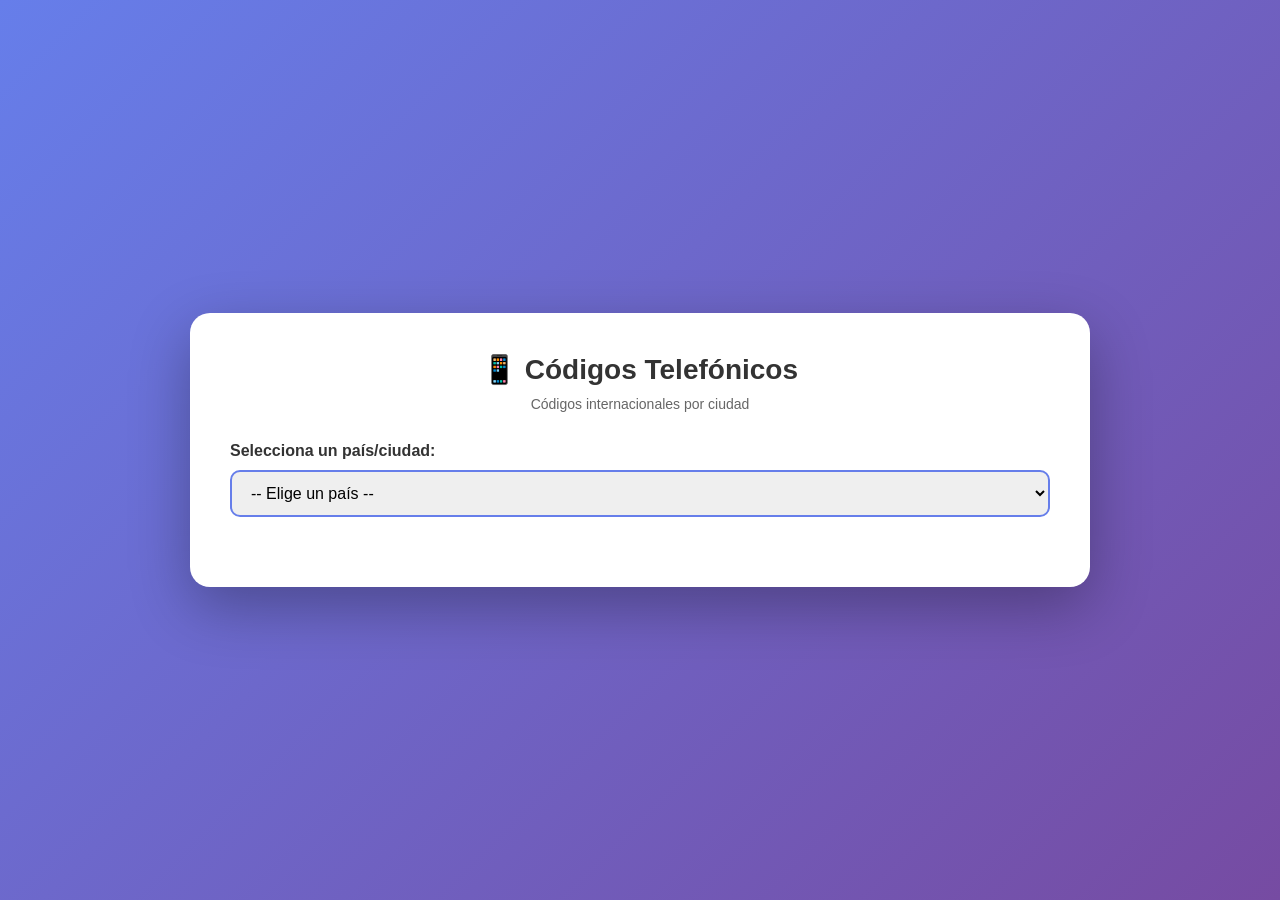
<file: Tel Codes.html>
<!DOCTYPE html>
<html lang="es">
<head>
    <meta charset="UTF-8">
    <meta name="viewport" content="width=device-width, initial-scale=1.0">
    <title>Códigos Telefónicos - ValCusySoft</title>
    <style>
        * {
            margin: 0;
            padding: 0;
            box-sizing: border-box;
        }

        body {
            font-family: 'Segoe UI', Tahoma, Geneva, Verdana, sans-serif;
            background: linear-gradient(135deg, #667eea 0%, #764ba2 100%);
            min-height: 100vh;
            display: flex;
            justify-content: center;
            align-items: center;
            padding: 20px;
        }

        .container {
            background: white;
            border-radius: 20px;
            padding: 40px;
            max-width: 900px;
            width: 100%;
            box-shadow: 0 20px 60px rgba(0, 0, 0, 0.3);
        }

        .header {
            text-align: center;
            margin-bottom: 30px;
        }

        .header h1 {
            color: #333;
            margin-bottom: 10px;
            font-size: 28px;
        }

        .header p {
            color: #666;
            font-size: 14px;
        }

        .selector-container {
            margin-bottom: 30px;
        }

        .selector-container label {
            display: block;
            margin-bottom: 10px;
            color: #333;
            font-weight: 600;
        }

        .selector-container select {
            width: 100%;
            padding: 12px 15px;
            border: 2px solid #667eea;
            border-radius: 10px;
            font-size: 16px;
            cursor: pointer;
            transition: all 0.3s ease;
        }

        .selector-container select:hover {
            border-color: #764ba2;
        }

        .selector-container select:focus {
            outline: none;
            border-color: #764ba2;
            box-shadow: 0 0 0 3px rgba(102, 126, 234, 0.1);
        }

        .header-controls {
            display: flex;
            justify-content: space-between;
            align-items: center;
            margin-bottom: 25px;
            flex-wrap: wrap;
            gap: 20px;
            background: #f8f9fa;
            padding: 15px 20px;
            border-radius: 12px;
            border-left: 4px solid #667eea;
            position: sticky;
            top: 0;
            z-index: 100;
            box-shadow: 0 2px 10px rgba(0, 0, 0, 0.1);
        }

        .btn-back {
            padding: 10px 18px;
            background: #667eea;
            color: white;
            border: none;
            border-radius: 8px;
            cursor: pointer;
            font-weight: 700;
            transition: all 0.3s ease;
            font-size: 14px;
            display: flex;
            align-items: center;
            gap: 8px;
        }

        .btn-back:hover {
            background: #764ba2;
            transform: translateX(-3px);
            box-shadow: 0 5px 15px rgba(102, 126, 234, 0.3);
        }

        .phone-info {
            background: linear-gradient(135deg, #667eea 0%, #764ba2 100%);
            color: white;
            padding: 40px;
            border-radius: 15px;
            margin-bottom: 30px;
            text-align: center;
        }

        .country-flag {
            font-size: 80px;
            margin-bottom: 15px;
        }

        .country-name {
            font-size: 32px;
            font-weight: bold;
            margin-bottom: 10px;
        }

        .city-name {
            font-size: 18px;
            opacity: 0.9;
            margin-bottom: 25px;
        }

        .phone-code-section {
            background: rgba(255, 255, 255, 0.15);
            padding: 25px;
            border-radius: 12px;
            backdrop-filter: blur(10px);
        }

        .phone-code-item {
            margin-bottom: 20px;
        }

        .phone-code-item:last-child {
            margin-bottom: 0;
        }

        .code-label {
            font-size: 12px;
            opacity: 0.8;
            text-transform: uppercase;
            letter-spacing: 1px;
            margin-bottom: 8px;
        }

        .code-value {
            font-size: 32px;
            font-weight: bold;
            font-family: 'Courier New', monospace;
        }

        .details-grid {
            display: grid;
            grid-template-columns: repeat(auto-fit, minmax(150px, 1fr));
            gap: 15px;
            margin-top: 25px;
        }

        .detail-box {
            background: rgba(255, 255, 255, 0.2);
            padding: 15px;
            border-radius: 10px;
        }

        .detail-label {
            font-size: 11px;
            opacity: 0.8;
            margin-bottom: 8px;
            text-transform: uppercase;
        }

        .detail-value {
            font-size: 18px;
            font-weight: bold;
            font-family: 'Courier New', monospace;
        }

        .additional-info {
            margin-top: 30px;
            background: #f8f9fa;
            padding: 20px;
            border-radius: 12px;
        }

        .additional-info h3 {
            color: #333;
            margin-bottom: 15px;
            font-size: 16px;
        }

        .info-table {
            width: 100%;
            border-collapse: collapse;
        }

        .info-table td {
            padding: 10px;
            border-bottom: 1px solid #e0e0e0;
            color: #333;
        }

        .info-table td:first-child {
            font-weight: 600;
            color: #667eea;
            width: 40%;
        }

        .info-table tr:last-child td {
            border-bottom: none;
        }

        .loading {
            text-align: center;
            color: #667eea;
            font-size: 18px;
            padding: 40px;
        }

        .error {
            background: #fee;
            color: #c33;
            padding: 15px;
            border-radius: 10px;
            margin-bottom: 20px;
            border-left: 4px solid #c33;
        }

        @media (max-width: 600px) {
            .container {
                padding: 20px;
            }

            .header h1 {
                font-size: 22px;
            }

            .country-flag {
                font-size: 60px;
            }

            .country-name {
                font-size: 24px;
            }

            .code-value {
                font-size: 24px;
            }

            .phone-info {
                padding: 25px;
            }

            .header-controls {
                flex-direction: column;
                align-items: stretch;
            }

            .btn-back {
                width: 100%;
                justify-content: center;
            }
        }
    </style>
</head>
<body>
    <div class="container">
        <div class="header">
            <h1>📱 Códigos Telefónicos</h1>
            <p>Códigos internacionales por ciudad</p>
        </div>

        <div class="header-controls" id="headerControls" style="display: none;">
            <button class="btn-back" id="btnBack">← Volver a Seleccionar</button>
        </div>

        <div class="selector-container" id="selectorContainer">
            <label for="citySelect">Selecciona un país/ciudad:</label>
            <select id="citySelect">
                <option value="">-- Elige un país --</option>
            </select>
        </div>

        <div id="errorContainer"></div>
        <div id="phoneContainer"></div>
    </div>

    <script>
        // Base de datos de códigos telefónicos - Capitales de Latinoamérica + USA + Canadá
        const phoneCodes = [
            // USA - Principales ciudades
            { country: 'Estados Unidos', city: 'New York', flag: '🇺🇸', countryCode: '+1', areaCode: '212', timezone: 'EST (UTC-5)', region: 'Nueva York', population: '8.3M', continent: 'América del Norte' },
            { country: 'Estados Unidos', city: 'Los Angeles', flag: '🇺🇸', countryCode: '+1', areaCode: '213', timezone: 'PST (UTC-8)', region: 'California', population: '3.9M', continent: 'América del Norte' },
            { country: 'Estados Unidos', city: 'Chicago', flag: '🇺🇸', countryCode: '+1', areaCode: '312', timezone: 'CST (UTC-6)', region: 'Illinois', population: '2.7M', continent: 'América del Norte' },
            { country: 'Estados Unidos', city: 'Miami', flag: '🇺🇸', countryCode: '+1', areaCode: '305', timezone: 'EST (UTC-5)', region: 'Florida', population: '467K', continent: 'América del Norte' },
            { country: 'Estados Unidos', city: 'Washington DC', flag: '🇺🇸', countryCode: '+1', areaCode: '202', timezone: 'EST (UTC-5)', region: 'Distrito de Columbia', population: '705K', continent: 'América del Norte' },
            
            // Canadá
            { country: 'Canadá', city: 'Toronto', flag: '🇨🇦', countryCode: '+1', areaCode: '416', timezone: 'EST (UTC-5)', region: 'Ontario', population: '2.9M', continent: 'América del Norte' },
            { country: 'Canadá', city: 'Vancouver', flag: '🇨🇦', countryCode: '+1', areaCode: '604', timezone: 'PST (UTC-8)', region: 'Columbia Británica', population: '675K', continent: 'América del Norte' },
            { country: 'Canadá', city: 'Montreal', flag: '🇨🇦', countryCode: '+1', areaCode: '514', timezone: 'EST (UTC-5)', region: 'Quebec', population: '4.3M', continent: 'América del Norte' },
            
            // México
            { country: 'México', city: 'Ciudad de México', flag: '🇲🇽', countryCode: '+52', areaCode: '55', timezone: 'CST (UTC-6)', region: 'CDMX', population: '21.6M', continent: 'América del Norte' },
            
            // América Central
            { country: 'Guatemala', city: 'Ciudad de Guatemala', flag: '🇬🇹', countryCode: '+502', areaCode: '2', timezone: 'CST (UTC-6)', region: 'Guatemala', population: '3.0M', continent: 'América Central' },
            { country: 'Honduras', city: 'Tegucigalpa', flag: '🇭🇳', countryCode: '+504', areaCode: '2', timezone: 'CST (UTC-6)', region: 'Francisco Morazán', population: '1.4M', continent: 'América Central' },
            { country: 'El Salvador', city: 'San Salvador', flag: '🇸🇻', countryCode: '+503', areaCode: '2', timezone: 'CST (UTC-6)', region: 'San Salvador', population: '2.4M', continent: 'América Central' },
            { country: 'Nicaragua', city: 'Managua', flag: '🇳🇮', countryCode: '+505', areaCode: '2', timezone: 'CST (UTC-6)', region: 'Managua', population: '1.1M', continent: 'América Central' },
            { country: 'Costa Rica', city: 'San José', flag: '🇨🇷', countryCode: '+506', areaCode: '2', timezone: 'CST (UTC-6)', region: 'San José', population: '2.4M', continent: 'América Central' },
            { country: 'Panamá', city: 'Panamá', flag: '🇵🇦', countryCode: '+507', areaCode: '2', timezone: 'EST (UTC-5)', region: 'Panamá', population: '1.9M', continent: 'América Central' },
            
            // Sudamérica - Capitales
            { country: 'Colombia', city: 'Bogotá', flag: '🇨🇴', countryCode: '+57', areaCode: '1', timezone: 'COT (UTC-5)', region: 'Cundinamarca', population: '8.2M', continent: 'América del Sur' },
            { country: 'Venezuela', city: 'Caracas', flag: '🇻🇪', countryCode: '+58', areaCode: '212', timezone: 'VET (UTC-4)', region: 'Distrito Capital', population: '4.1M', continent: 'América del Sur' },
            { country: 'Guyana', city: 'Georgetown', flag: '🇬🇾', countryCode: '+592', areaCode: '2', timezone: 'GYT (UTC-4)', region: 'Demerara-Mahaica', population: '235K', continent: 'América del Sur' },
            { country: 'Surinam', city: 'Paramaribo', flag: '🇸🇷', countryCode: '+597', areaCode: '4', timezone: 'SRT (UTC-3)', region: 'Paramaribo', population: '469K', continent: 'América del Sur' },
            { country: 'Ecuador', city: 'Quito', flag: '🇪🇨', countryCode: '+593', areaCode: '2', timezone: 'ECT (UTC-5)', region: 'Pichincha', population: '1.9M', continent: 'América del Sur' },
            { country: 'Perú', city: 'Lima', flag: '🇵🇪', countryCode: '+51', areaCode: '1', timezone: 'PET (UTC-5)', region: 'Lima', population: '10.5M', continent: 'América del Sur' },
            { country: 'Brasil', city: 'Brasilia', flag: '🇧🇷', countryCode: '+55', areaCode: '61', timezone: 'BRT (UTC-3)', region: 'Distrito Federal', population: '3.0M', continent: 'América del Sur' },
            { country: 'Brasil', city: 'São Paulo', flag: '🇧🇷', countryCode: '+55', areaCode: '11', timezone: 'BRT (UTC-3)', region: 'São Paulo', population: '12.3M', continent: 'América del Sur' },
            { country: 'Brasil', city: 'Río de Janeiro', flag: '🇧🇷', countryCode: '+55', areaCode: '21', timezone: 'BRT (UTC-3)', region: 'Río de Janeiro', population: '6.7M', continent: 'América del Sur' },
            { country: 'Bolivia', city: 'La Paz', flag: '🇧🇴', countryCode: '+591', areaCode: '2', timezone: 'BOT (UTC-4)', region: 'La Paz', population: '2.0M', continent: 'América del Sur' },
            { country: 'Paraguay', city: 'Asunción', flag: '🇵🇾', countryCode: '+595', areaCode: '21', timezone: 'PYT (UTC-4)', region: 'Asunción', population: '2.3M', continent: 'América del Sur' },
            { country: 'Argentina', city: 'Buenos Aires', flag: '🇦🇷', countryCode: '+54', areaCode: '11', timezone: 'ART (UTC-3)', region: 'Buenos Aires', population: '15.6M', continent: 'América del Sur' },
            { country: 'Chile', city: 'Santiago', flag: '🇨🇱', countryCode: '+56', areaCode: '2', timezone: 'CLT (UTC-3)', region: 'Metropolitana', population: '6.3M', continent: 'América del Sur' },
            { country: 'Uruguay', city: 'Montevideo', flag: '🇺🇾', countryCode: '+598', areaCode: '2', timezone: 'UYT (UTC-3)', region: 'Montevideo', population: '1.3M', continent: 'América del Sur' },
        ];

        // Llenar el selector
        function fillCitySelector() {
            const select = document.getElementById('citySelect');
            phoneCodes.forEach((item, index) => {
                const option = document.createElement('option');
                option.value = index;
                option.textContent = `${item.flag} ${item.country} - ${item.city}`;
                select.appendChild(option);
            });
        }

        // Mostrar información del código telefónico
        function displayPhoneInfo(data) {
            const container = document.getElementById('phoneContainer');
            const errorContainer = document.getElementById('errorContainer');
            
            errorContainer.innerHTML = '';
            document.getElementById('headerControls').style.display = 'flex';
            document.getElementById('selectorContainer').style.display = 'none';

            const fullPhone = `${data.countryCode} ${data.areaCode}`;

            let html = `
                <div class="phone-info">
                    <div class="country-flag">${data.flag}</div>
                    <div class="country-name">${data.country}</div>
                    <div class="city-name">${data.city}</div>
                    
                    <div class="phone-code-section">
                        <div class="details-grid">
                            <div class="phone-code-item">
                                <div class="code-label">Código de País</div>
                                <div class="code-value">${data.countryCode}</div>
                            </div>
                            <div class="phone-code-item">
                                <div class="code-label">Código de Área</div>
                                <div class="code-value">${data.areaCode}</div>
                            </div>
                            <div class="phone-code-item">
                                <div class="code-label">Número Ejemplo</div>
                                <div class="code-value">${fullPhone} XXXX</div>
                            </div>
                        </div>

                        <div class="details-grid" style="margin-top: 20px;">
                            <div class="detail-box">
                                <div class="detail-label">Zona Horaria</div>
                                <div class="detail-value">${data.timezone}</div>
                            </div>
                            <div class="detail-box">
                                <div class="detail-label">Región</div>
                                <div class="detail-value">${data.region}</div>
                            </div>
                            <div class="detail-box">
                                <div class="detail-label">Continente</div>
                                <div class="detail-value">${data.continent}</div>
                            </div>
                        </div>
                    </div>
                </div>

                <div class="additional-info">
                    <h3>📋 Información Detallada</h3>
                    <table class="info-table">
                        <tr>
                            <td>País:</td>
                            <td>${data.country}</td>
                        </tr>
                        <tr>
                            <td>Ciudad Capital:</td>
                            <td>${data.city}</td>
                        </tr>
                        <tr>
                            <td>Código Internacional:</td>
                            <td><strong>${data.countryCode}</strong></td>
                        </tr>
                        <tr>
                            <td>Código Local/Área:</td>
                            <td><strong>${data.areaCode}</strong></td>
                        </tr>
                        <tr>
                            <td>Formato Completo:</td>
                            <td><code>${fullPhone}-XXXX</code></td>
                        </tr>
                        <tr>
                            <td>Zona Horaria:</td>
                            <td>${data.timezone}</td>
                        </tr>
                        <tr>
                            <td>Región/Estado:</td>
                            <td>${data.region}</td>
                        </tr>
                        <tr>
                            <td>Continente:</td>
                            <td>${data.continent}</td>
                        </tr>
                        <tr>
                            <td>Población Aproximada:</td>
                            <td>${data.population}</td>
                        </tr>
                    </table>
                </div>
            `;

            container.innerHTML = html;
        }

        // Volver a la vista principal
        function goBack() {
            document.getElementById('selectorContainer').style.display = 'block';
            document.getElementById('headerControls').style.display = 'none';
            document.getElementById('phoneContainer').innerHTML = '';
            document.getElementById('errorContainer').innerHTML = '';
            document.getElementById('citySelect').value = '';
        }

        // Event listener para el selector
        document.getElementById('citySelect').addEventListener('change', (e) => {
            if (e.target.value !== '') {
                const data = phoneCodes[parseInt(e.target.value)];
                displayPhoneInfo(data);
            }
        });

        // Event listener para el botón de volver
        document.getElementById('btnBack').addEventListener('click', goBack);

        // Llenar el selector al cargar
        fillCitySelector();
    </script>
</body>
</html>
</file>
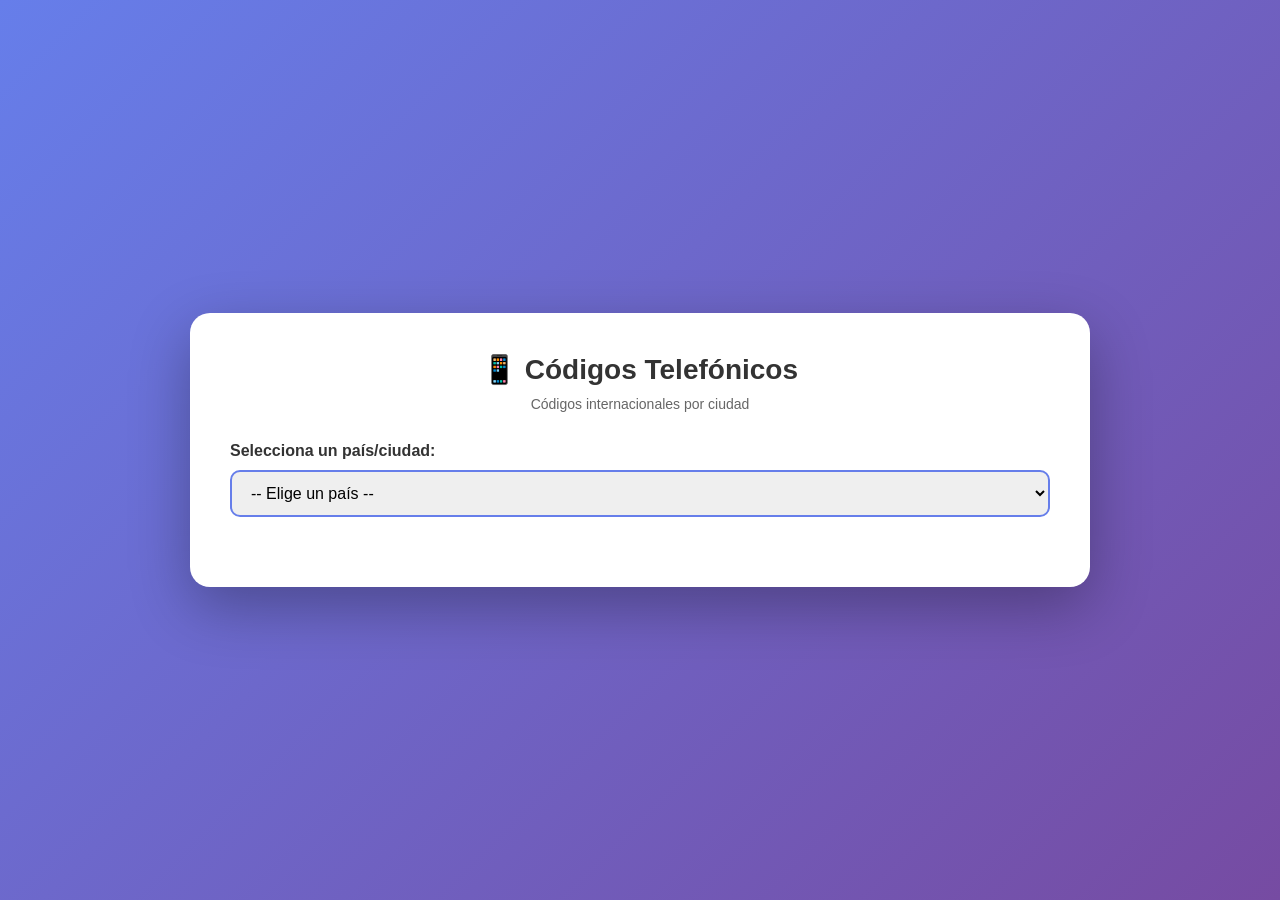
<file: telCodesV1.html>
<!DOCTYPE html>
<html lang="es">
<head>
    <meta charset="UTF-8">
    <meta name="viewport" content="width=device-width, initial-scale=1.0">
    <title>Códigos Telefónicos - ValCusySoft</title>
    <link rel="stylesheet" href="common.css">
    <style>
        .header-controls {
            display: flex;
            justify-content: space-between;
            align-items: center;
            margin-bottom: 25px;
            flex-wrap: wrap;
            gap: 20px;
            background: #f8f9fa;
            padding: 15px 20px;
            border-radius: 12px;
            border-left: 4px solid #667eea;
            position: sticky;
            top: 0;
            z-index: 100;
            box-shadow: 0 2px 10px rgba(0, 0, 0, 0.1);
        }

        .btn-back {
            padding: 10px 18px;
            background: #667eea;
            color: white;
            border: none;
            border-radius: 8px;
            cursor: pointer;
            font-weight: 700;
            transition: all 0.3s ease;
            font-size: 14px;
            display: flex;
            align-items: center;
            gap: 8px;
        }

        .btn-back:hover {
            background: #764ba2;
            transform: translateX(-3px);
            box-shadow: 0 5px 15px rgba(102, 126, 234, 0.3);
        }

        .phone-info {
            background: linear-gradient(135deg, #667eea 0%, #764ba2 100%);
            color: white;
            padding: 40px;
            border-radius: 15px;
            margin-bottom: 30px;
            text-align: center;
        }

        .country-flag {
            font-size: 80px;
            margin-bottom: 15px;
        }

        .country-name {
            font-size: 32px;
            font-weight: bold;
            margin-bottom: 10px;
        }

        .city-name {
            font-size: 18px;
            opacity: 0.9;
            margin-bottom: 25px;
        }

        .phone-code-section {
            background: rgba(255, 255, 255, 0.15);
            padding: 25px;
            border-radius: 12px;
            backdrop-filter: blur(10px);
        }

        .phone-code-item {
            margin-bottom: 20px;
        }

        .phone-code-item:last-child {
            margin-bottom: 0;
        }

        .code-label {
            font-size: 12px;
            opacity: 0.8;
            text-transform: uppercase;
            letter-spacing: 1px;
            margin-bottom: 8px;
        }

        .code-value {
            font-size: 32px;
            font-weight: bold;
            font-family: 'Courier New', monospace;
        }

        .details-grid {
            display: grid;
            grid-template-columns: repeat(auto-fit, minmax(150px, 1fr));
            gap: 15px;
            margin-top: 25px;
        }

        .detail-box {
            background: rgba(255, 255, 255, 0.2);
            padding: 15px;
            border-radius: 10px;
        }

        .detail-label {
            font-size: 11px;
            opacity: 0.8;
            margin-bottom: 8px;
            text-transform: uppercase;
        }

        .detail-value {
            font-size: 18px;
            font-weight: bold;
            font-family: 'Courier New', monospace;
        }

        .additional-info {
            margin-top: 30px;
            background: #f8f9fa;
            padding: 20px;
            border-radius: 12px;
        }

        .additional-info h3 {
            color: #333;
            margin-bottom: 15px;
            font-size: 16px;
        }

        .info-table {
            width: 100%;
            border-collapse: collapse;
        }

        .info-table td {
            padding: 10px;
            border-bottom: 1px solid #e0e0e0;
            color: #333;
        }

        .info-table td:first-child {
            font-weight: 600;
            color: #667eea;
            width: 40%;
        }

        .info-table tr:last-child td {
            border-bottom: none;
        }

        .loading {
            text-align: center;
            color: #667eea;
            font-size: 18px;
            padding: 40px;
        }

        @media (max-width: 600px) {
            .country-flag {
                font-size: 60px;
            }

            .country-name {
                font-size: 24px;
            }

            .code-value {
                font-size: 24px;
            }

            .phone-info {
                padding: 25px;
            }

            .header-controls {
                flex-direction: column;
                align-items: stretch;
            }

            .btn-back {
                width: 100%;
                justify-content: center;
            }
        }
    </style>
</head>
<body>
    <div class="container">
        <div class="header">
            <h1>📱 Códigos Telefónicos</h1>
            <p>Códigos internacionales por ciudad</p>
        </div>

        <div class="header-controls" id="headerControls" style="display: none;">
            <button class="btn-back" id="btnBack">← Volver a Seleccionar</button>
        </div>

        <div class="selector-container" id="selectorContainer">
            <label for="citySelect">Selecciona un país/ciudad:</label>
            <select id="citySelect">
                <option value="">-- Elige un país --</option>
            </select>
        </div>

        <div id="errorContainer"></div>
        <div id="phoneContainer"></div>
    </div>

    <script>
        // Base de datos de códigos telefónicos - Capitales de Latinoamérica + USA + Canadá
        const phoneCodes = [
            // USA - Principales ciudades
            { country: 'Estados Unidos', city: 'New York', flag: '🇺🇸', countryCode: '+1', areaCode: '212', timezone: 'EST (UTC-5)', region: 'Nueva York', population: '8.3M', continent: 'América del Norte' },
            { country: 'Estados Unidos', city: 'Los Angeles', flag: '🇺🇸', countryCode: '+1', areaCode: '213', timezone: 'PST (UTC-8)', region: 'California', population: '3.9M', continent: 'América del Norte' },
            { country: 'Estados Unidos', city: 'Chicago', flag: '🇺🇸', countryCode: '+1', areaCode: '312', timezone: 'CST (UTC-6)', region: 'Illinois', population: '2.7M', continent: 'América del Norte' },
            { country: 'Estados Unidos', city: 'Miami', flag: '🇺🇸', countryCode: '+1', areaCode: '305', timezone: 'EST (UTC-5)', region: 'Florida', population: '467K', continent: 'América del Norte' },
            { country: 'Estados Unidos', city: 'Washington DC', flag: '🇺🇸', countryCode: '+1', areaCode: '202', timezone: 'EST (UTC-5)', region: 'Distrito de Columbia', population: '705K', continent: 'América del Norte' },
            
            // Canadá
            { country: 'Canadá', city: 'Toronto', flag: '🇨🇦', countryCode: '+1', areaCode: '416', timezone: 'EST (UTC-5)', region: 'Ontario', population: '2.9M', continent: 'América del Norte' },
            { country: 'Canadá', city: 'Vancouver', flag: '🇨🇦', countryCode: '+1', areaCode: '604', timezone: 'PST (UTC-8)', region: 'Columbia Británica', population: '675K', continent: 'América del Norte' },
            { country: 'Canadá', city: 'Montreal', flag: '🇨🇦', countryCode: '+1', areaCode: '514', timezone: 'EST (UTC-5)', region: 'Quebec', population: '4.3M', continent: 'América del Norte' },
            
            // México
            { country: 'México', city: 'Ciudad de México', flag: '🇲🇽', countryCode: '+52', areaCode: '55', timezone: 'CST (UTC-6)', region: 'CDMX', population: '21.6M', continent: 'América del Norte' },
            
            // América Central
            { country: 'Guatemala', city: 'Ciudad de Guatemala', flag: '🇬🇹', countryCode: '+502', areaCode: '2', timezone: 'CST (UTC-6)', region: 'Guatemala', population: '3.0M', continent: 'América Central' },
            { country: 'Honduras', city: 'Tegucigalpa', flag: '🇭🇳', countryCode: '+504', areaCode: '2', timezone: 'CST (UTC-6)', region: 'Francisco Morazán', population: '1.4M', continent: 'América Central' },
            { country: 'El Salvador', city: 'San Salvador', flag: '🇸🇻', countryCode: '+503', areaCode: '2', timezone: 'CST (UTC-6)', region: 'San Salvador', population: '2.4M', continent: 'América Central' },
            { country: 'Nicaragua', city: 'Managua', flag: '🇳🇮', countryCode: '+505', areaCode: '2', timezone: 'CST (UTC-6)', region: 'Managua', population: '1.1M', continent: 'América Central' },
            { country: 'Costa Rica', city: 'San José', flag: '🇨🇷', countryCode: '+506', areaCode: '2', timezone: 'CST (UTC-6)', region: 'San José', population: '2.4M', continent: 'América Central' },
            { country: 'Panamá', city: 'Panamá', flag: '🇵🇦', countryCode: '+507', areaCode: '2', timezone: 'EST (UTC-5)', region: 'Panamá', population: '1.9M', continent: 'América Central' },
            
            // Sudamérica - Capitales
            { country: 'Colombia', city: 'Bogotá', flag: '🇨🇴', countryCode: '+57', areaCode: '1', timezone: 'COT (UTC-5)', region: 'Cundinamarca', population: '8.2M', continent: 'América del Sur' },
            { country: 'Venezuela', city: 'Caracas', flag: '🇻🇪', countryCode: '+58', areaCode: '212', timezone: 'VET (UTC-4)', region: 'Distrito Capital', population: '4.1M', continent: 'América del Sur' },
            { country: 'Guyana', city: 'Georgetown', flag: '🇬🇾', countryCode: '+592', areaCode: '2', timezone: 'GYT (UTC-4)', region: 'Demerara-Mahaica', population: '235K', continent: 'América del Sur' },
            { country: 'Surinam', city: 'Paramaribo', flag: '🇸🇷', countryCode: '+597', areaCode: '4', timezone: 'SRT (UTC-3)', region: 'Paramaribo', population: '469K', continent: 'América del Sur' },
            { country: 'Ecuador', city: 'Quito', flag: '🇪🇨', countryCode: '+593', areaCode: '2', timezone: 'ECT (UTC-5)', region: 'Pichincha', population: '1.9M', continent: 'América del Sur' },
            { country: 'Perú', city: 'Lima', flag: '🇵🇪', countryCode: '+51', areaCode: '1', timezone: 'PET (UTC-5)', region: 'Lima', population: '10.5M', continent: 'América del Sur' },
            { country: 'Brasil', city: 'Brasilia', flag: '🇧🇷', countryCode: '+55', areaCode: '61', timezone: 'BRT (UTC-3)', region: 'Distrito Federal', population: '3.0M', continent: 'América del Sur' },
            { country: 'Brasil', city: 'São Paulo', flag: '🇧🇷', countryCode: '+55', areaCode: '11', timezone: 'BRT (UTC-3)', region: 'São Paulo', population: '12.3M', continent: 'América del Sur' },
            { country: 'Brasil', city: 'Río de Janeiro', flag: '🇧🇷', countryCode: '+55', areaCode: '21', timezone: 'BRT (UTC-3)', region: 'Río de Janeiro', population: '6.7M', continent: 'América del Sur' },
            { country: 'Bolivia', city: 'La Paz', flag: '🇧🇴', countryCode: '+591', areaCode: '2', timezone: 'BOT (UTC-4)', region: 'La Paz', population: '2.0M', continent: 'América del Sur' },
            { country: 'Paraguay', city: 'Asunción', flag: '🇵🇾', countryCode: '+595', areaCode: '21', timezone: 'PYT (UTC-4)', region: 'Asunción', population: '2.3M', continent: 'América del Sur' },
            { country: 'Argentina', city: 'Buenos Aires', flag: '🇦🇷', countryCode: '+54', areaCode: '11', timezone: 'ART (UTC-3)', region: 'Buenos Aires', population: '15.6M', continent: 'América del Sur' },
            { country: 'Chile', city: 'Santiago', flag: '🇨🇱', countryCode: '+56', areaCode: '2', timezone: 'CLT (UTC-3)', region: 'Metropolitana', population: '6.3M', continent: 'América del Sur' },
            { country: 'Uruguay', city: 'Montevideo', flag: '🇺🇾', countryCode: '+598', areaCode: '2', timezone: 'UYT (UTC-3)', region: 'Montevideo', population: '1.3M', continent: 'América del Sur' },
        ];

        // Llenar el selector
        function fillCitySelector() {
            const select = document.getElementById('citySelect');
            phoneCodes.forEach((item, index) => {
                const option = document.createElement('option');
                option.value = index;
                option.textContent = `${item.flag} ${item.country} - ${item.city}`;
                select.appendChild(option);
            });
        }

        // Mostrar información del código telefónico
        function displayPhoneInfo(data) {
            const container = document.getElementById('phoneContainer');
            const errorContainer = document.getElementById('errorContainer');
            
            errorContainer.innerHTML = '';
            document.getElementById('headerControls').style.display = 'flex';
            document.getElementById('selectorContainer').style.display = 'none';

            const fullPhone = `${data.countryCode} ${data.areaCode}`;

            let html = `
                <div class="phone-info">
                    <div class="country-flag">${data.flag}</div>
                    <div class="country-name">${data.country}</div>
                    <div class="city-name">${data.city}</div>
                    
                    <div class="phone-code-section">
                        <div class="details-grid">
                            <div class="phone-code-item">
                                <div class="code-label">Código de País</div>
                                <div class="code-value">${data.countryCode}</div>
                            </div>
                            <div class="phone-code-item">
                                <div class="code-label">Código de Área</div>
                                <div class="code-value">${data.areaCode}</div>
                            </div>
                            <div class="phone-code-item">
                                <div class="code-label">Número Ejemplo</div>
                                <div class="code-value">${fullPhone} XXXX</div>
                            </div>
                        </div>

                        <div class="details-grid" style="margin-top: 20px;">
                            <div class="detail-box">
                                <div class="detail-label">Zona Horaria</div>
                                <div class="detail-value">${data.timezone}</div>
                            </div>
                            <div class="detail-box">
                                <div class="detail-label">Región</div>
                                <div class="detail-value">${data.region}</div>
                            </div>
                            <div class="detail-box">
                                <div class="detail-label">Continente</div>
                                <div class="detail-value">${data.continent}</div>
                            </div>
                        </div>
                    </div>
                </div>

                <div class="additional-info">
                    <h3>📋 Información Detallada</h3>
                    <table class="info-table">
                        <tr>
                            <td>País:</td>
                            <td>${data.country}</td>
                        </tr>
                        <tr>
                            <td>Ciudad Capital:</td>
                            <td>${data.city}</td>
                        </tr>
                        <tr>
                            <td>Código Internacional:</td>
                            <td><strong>${data.countryCode}</strong></td>
                        </tr>
                        <tr>
                            <td>Código Local/Área:</td>
                            <td><strong>${data.areaCode}</strong></td>
                        </tr>
                        <tr>
                            <td>Formato Completo:</td>
                            <td><code>${fullPhone}-XXXX</code></td>
                        </tr>
                        <tr>
                            <td>Zona Horaria:</td>
                            <td>${data.timezone}</td>
                        </tr>
                        <tr>
                            <td>Región/Estado:</td>
                            <td>${data.region}</td>
                        </tr>
                        <tr>
                            <td>Continente:</td>
                            <td>${data.continent}</td>
                        </tr>
                        <tr>
                            <td>Población Aproximada:</td>
                            <td>${data.population}</td>
                        </tr>
                    </table>
                </div>
            `;

            container.innerHTML = html;
        }

        // Volver a la vista principal
        function goBack() {
            document.getElementById('selectorContainer').style.display = 'block';
            document.getElementById('headerControls').style.display = 'none';
            document.getElementById('phoneContainer').innerHTML = '';
            document.getElementById('errorContainer').innerHTML = '';
            document.getElementById('citySelect').value = '';
        }

        // Event listener para el selector
        document.getElementById('citySelect').addEventListener('change', (e) => {
            if (e.target.value !== '') {
                const data = phoneCodes[parseInt(e.target.value)];
                displayPhoneInfo(data);
            }
        });

        // Event listener para el botón de volver
        document.getElementById('btnBack').addEventListener('click', goBack);

        // Llenar el selector al cargar
        fillCitySelector();
    </script>
</body>
</html>
</file>
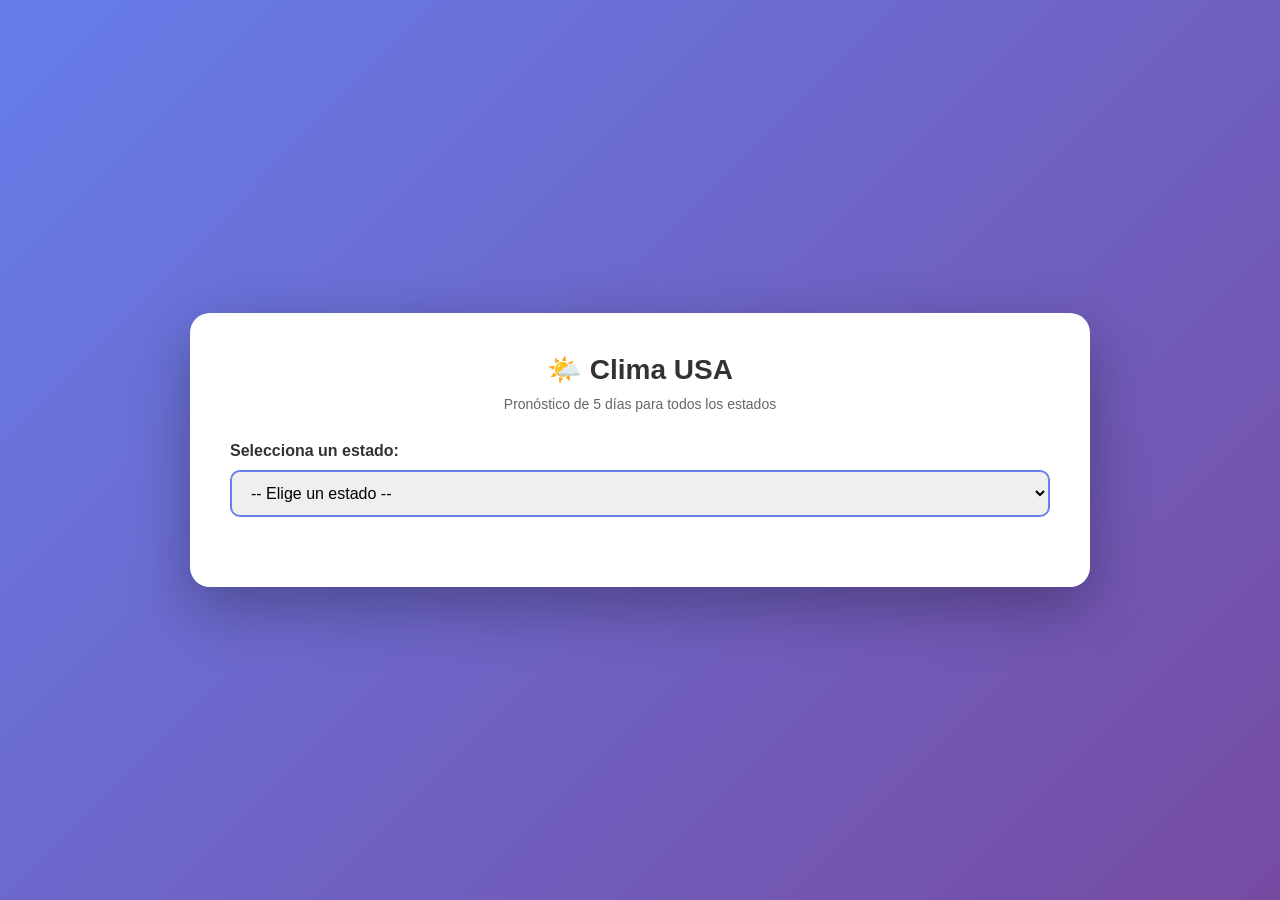
<file: weatherV1.html>
<!DOCTYPE html>
<html lang="es">
<head>
    <meta charset="UTF-8">
    <meta name="viewport" content="width=device-width, initial-scale=1.0">
    <title>Clima USA - ValCusySoft</title>
    <link rel="stylesheet" href="common.css">
    <style>
        .current-weather {
            background: linear-gradient(135deg, #667eea 0%, #764ba2 100%);
            color: white;
            padding: 30px;
            border-radius: 15px;
            margin-bottom: 30px;
            text-align: center;
        }

        .city-name {
            font-size: 32px;
            font-weight: bold;
            margin-bottom: 10px;
        }

        .temperature {
            font-size: 60px;
            font-weight: bold;
            margin: 10px 0;
        }

        .description {
            font-size: 18px;
            opacity: 0.9;
            margin-bottom: 20px;
            text-transform: capitalize;
        }

        .weather-details {
            display: grid;
            grid-template-columns: repeat(auto-fit, minmax(150px, 1fr));
            gap: 15px;
            margin-top: 20px;
        }

        .detail-box {
            background: rgba(255, 255, 255, 0.2);
            padding: 15px;
            border-radius: 10px;
            backdrop-filter: blur(10px);
        }

        .detail-label {
            font-size: 12px;
            opacity: 0.8;
            margin-bottom: 5px;
        }

        .detail-value {
            font-size: 20px;
            font-weight: bold;
        }

        .forecast {
            margin-top: 30px;
        }

        .forecast h3 {
            color: #333;
            margin-bottom: 20px;
            font-size: 20px;
        }

        .forecast-grid {
            display: grid;
            grid-template-columns: repeat(auto-fit, minmax(150px, 1fr));
            gap: 15px;
        }

        .forecast-card {
            background: #f8f9fa;
            padding: 20px;
            border-radius: 15px;
            text-align: center;
            border: 2px solid #e9ecef;
            transition: all 0.3s ease;
        }

        .forecast-card:hover {
            border-color: #667eea;
            box-shadow: 0 5px 15px rgba(102, 126, 234, 0.1);
            transform: translateY(-5px);
        }

        .forecast-date {
            color: #667eea;
            font-weight: 600;
            margin-bottom: 10px;
            font-size: 14px;
        }

        .forecast-icon {
            font-size: 40px;
            margin: 10px 0;
        }

        .forecast-temp {
            color: #333;
            font-size: 18px;
            font-weight: bold;
            margin-bottom: 8px;
        }

        .forecast-details {
            font-size: 12px;
            color: #666;
            line-height: 1.6;
        }

        @media (max-width: 600px) {
            .temperature {
                font-size: 45px;
            }

            .city-name {
                font-size: 24px;
            }

            .weather-details {
                grid-template-columns: repeat(2, 1fr);
            }

            .forecast-grid {
                grid-template-columns: 1fr;
            }
        }
    </style>
</head>
<body>
    <div class="container">
        <div class="header">
            <h1>🌤️ Clima USA</h1>
            <p>Pronóstico de 5 días para todos los estados</p>
        </div>

        <div class="selector-container">
            <label for="stateSelect">Selecciona un estado:</label>
            <select id="stateSelect">
                <option value="">-- Elige un estado --</option>
            </select>
        </div>

        <div id="errorContainer"></div>
        <div id="weatherContainer"></div>
    </div>

    <script>
        // Lista de estados USA con sus ciudades principales y coordenadas
        const states = [
            { name: 'Alabama', city: 'Montgomery', lat: 32.3792, lon: -86.3077 },
            { name: 'Alaska', city: 'Juneau', lat: 58.3019, lon: -134.4197 },
            { name: 'Arizona', city: 'Phoenix', lat: 33.4484, lon: -112.0742 },
            { name: 'Arkansas', city: 'Little Rock', lat: 34.7465, lon: -92.2896 },
            { name: 'California', city: 'Los Angeles', lat: 34.0522, lon: -118.2437 },
            { name: 'Colorado', city: 'Denver', lat: 39.7392, lon: -104.9903 },
            { name: 'Connecticut', city: 'Hartford', lat: 41.7658, lon: -72.6734 },
            { name: 'Delaware', city: 'Wilmington', lat: 39.7391, lon: -75.5244 },
            { name: 'Florida', city: 'Miami', lat: 25.7617, lon: -80.1918 },
            { name: 'Georgia', city: 'Atlanta', lat: 33.7490, lon: -84.3880 },
            { name: 'Hawaii', city: 'Honolulu', lat: 21.3099, lon: -157.8581 },
            { name: 'Idaho', city: 'Boise', lat: 43.6150, lon: -116.2023 },
            { name: 'Illinois', city: 'Chicago', lat: 41.8781, lon: -87.6298 },
            { name: 'Indiana', city: 'Indianapolis', lat: 39.7684, lon: -86.1581 },
            { name: 'Iowa', city: 'Des Moines', lat: 41.5868, lon: -93.6250 },
            { name: 'Kansas', city: 'Topeka', lat: 39.0473, lon: -95.6752 },
            { name: 'Kentucky', city: 'Louisville', lat: 38.2527, lon: -85.7585 },
            { name: 'Louisiana', city: 'New Orleans', lat: 29.9511, lon: -90.2623 },
            { name: 'Maine', city: 'Portland', lat: 43.6591, lon: -70.2568 },
            { name: 'Maryland', city: 'Baltimore', lat: 39.2904, lon: -76.6122 },
            { name: 'Massachusetts', city: 'Boston', lat: 42.3601, lon: -71.0589 },
            { name: 'Michigan', city: 'Detroit', lat: 42.3314, lon: -83.0458 },
            { name: 'Minnesota', city: 'Minneapolis', lat: 44.9778, lon: -93.2650 },
            { name: 'Mississippi', city: 'Jackson', lat: 32.2988, lon: -90.1848 },
            { name: 'Missouri', city: 'Kansas City', lat: 39.0997, lon: -94.5786 },
            { name: 'Montana', city: 'Billings', lat: 45.7833, lon: -103.9964 },
            { name: 'Nebraska', city: 'Omaha', lat: 41.2565, lon: -95.9345 },
            { name: 'Nevada', city: 'Las Vegas', lat: 36.1699, lon: -115.1398 },
            { name: 'New Hampshire', city: 'Manchester', lat: 42.9956, lon: -71.4548 },
            { name: 'New Jersey', city: 'Newark', lat: 40.7357, lon: -74.1724 },
            { name: 'New Mexico', city: 'Albuquerque', lat: 35.0844, lon: -106.6504 },
            { name: 'New York', city: 'New York City', lat: 40.7128, lon: -74.0060 },
            { name: 'North Carolina', city: 'Charlotte', lat: 35.2271, lon: -80.8431 },
            { name: 'North Dakota', city: 'Bismarck', lat: 46.8083, lon: -100.7837 },
            { name: 'Ohio', city: 'Columbus', lat: 39.9612, lon: -82.9988 },
            { name: 'Oklahoma', city: 'Oklahoma City', lat: 35.4676, lon: -97.5164 },
            { name: 'Oregon', city: 'Portland', lat: 45.5152, lon: -122.6784 },
            { name: 'Pennsylvania', city: 'Philadelphia', lat: 39.9526, lon: -75.1652 },
            { name: 'Rhode Island', city: 'Providence', lat: 41.8240, lon: -71.4128 },
            { name: 'South Carolina', city: 'Charleston', lat: 32.7765, lon: -79.9626 },
            { name: 'South Dakota', city: 'Sioux Falls', lat: 43.5460, lon: -96.7313 },
            { name: 'Tennessee', city: 'Nashville', lat: 36.1627, lon: -86.7816 },
            { name: 'Texas', city: 'Houston', lat: 29.7604, lon: -95.3698 },
            { name: 'Utah', city: 'Salt Lake City', lat: 40.7608, lon: -111.8910 },
            { name: 'Vermont', city: 'Burlington', lat: 44.4759, lon: -73.2121 },
            { name: 'Virginia', city: 'Richmond', lat: 37.5407, lon: -77.4360 },
            { name: 'Washington', city: 'Seattle', lat: 47.6062, lon: -122.3321 },
            { name: 'West Virginia', city: 'Charleston', lat: 38.3498, lon: -81.6326 },
            { name: 'Wisconsin', city: 'Milwaukee', lat: 43.0389, lon: -87.9065 },
            { name: 'Wyoming', city: 'Cheyenne', lat: 41.1400, lon: -104.8202 }
        ];

        // Llenar el selector
        function fillStateSelector() {
            const select = document.getElementById('stateSelect');
            states.forEach(state => {
                const option = document.createElement('option');
                option.value = JSON.stringify({ lat: state.lat, lon: state.lon, name: state.name, city: state.city });
                option.textContent = `${state.name} (${state.city})`;
                select.appendChild(option);
            });
        }

        // Obtener el clima
        async function getWeather(lat, lon, stateName, cityName) {
            const container = document.getElementById('weatherContainer');
            const errorContainer = document.getElementById('errorContainer');
            
            container.innerHTML = '<div class="loading">Cargando clima...</div>';
            errorContainer.innerHTML = '';

            try {
                const response = await fetch(
                    `https://api.open-meteo.com/v1/forecast?latitude=${lat}&longitude=${lon}&daily=temperature_2m_max,temperature_2m_min,precipitation_sum,windspeed_10m_max,relative_humidity_2m_max,apparent_temperature_max,apparent_temperature_min,weather_code&temperature_unit=fahrenheit&wind_speed_unit=mph&precipitation_unit=inch&timezone=auto`
                );

                if (!response.ok) throw new Error('Error fetching weather data');
                
                const data = await response.json();
                displayWeather(data, stateName, cityName);
            } catch (error) {
                errorContainer.innerHTML = `<div class="error">❌ Error al cargar el clima. Intenta de nuevo.</div>`;
                container.innerHTML = '';
                console.error('Error:', error);
            }
        }

        // Mostrar el clima
        function displayWeather(data, stateName, cityName) {
            const container = document.getElementById('weatherContainer');
            const daily = data.daily;
            const timezone = data.timezone;

            // Clima actual (primer día)
            const today = new Date(daily.time[0]);
            const currentTemp = daily.temperature_2m_max[0];
            const minTemp = daily.temperature_2m_min[0];
            const humidity = daily.relative_humidity_2m_max[0];
            const windSpeed = daily.windspeed_10m_max[0];
            const apparentTemp = daily.apparent_temperature_max[0];

            const weatherDescription = getWeatherDescription(daily.weather_code[0]);
            const weatherIcon = getWeatherIcon(daily.weather_code[0]);

            let html = `
                <div class="current-weather">
                    <div class="city-name">${stateName}</div>
                    <div style="font-size: 14px; opacity: 0.9; margin-bottom: 10px;">${cityName}</div>
                    <div class="temperature">${Math.round(currentTemp)}°F</div>
                    <div class="description">${weatherIcon} ${weatherDescription}</div>
                    
                    <div class="weather-details">
                        <div class="detail-box">
                            <div class="detail-label">Sensación Térmica</div>
                            <div class="detail-value">${Math.round(apparentTemp)}°F</div>
                        </div>
                        <div class="detail-box">
                            <div class="detail-label">Humedad</div>
                            <div class="detail-value">${humidity}%</div>
                        </div>
                        <div class="detail-box">
                            <div class="detail-label">Viento</div>
                            <div class="detail-value">${Math.round(windSpeed)} mph</div>
                        </div>
                        <div class="detail-box">
                            <div class="detail-label">Mín. Hoy</div>
                            <div class="detail-value">${Math.round(minTemp)}°F</div>
                        </div>
                    </div>
                </div>

                <div class="forecast">
                    <h3>Pronóstico de 5 Días</h3>
                    <div class="forecast-grid">
            `;

            // Pronóstico de 5 días
            for (let i = 0; i < 5; i++) {
                const date = new Date(daily.time[i]);
                const dayName = date.toLocaleDateString('es-ES', { weekday: 'short' });
                const dayDate = date.toLocaleDateString('es-ES', { month: 'short', day: 'numeric' });
                
                const high = daily.temperature_2m_max[i];
                const low = daily.temperature_2m_min[i];
                const humidity = daily.relative_humidity_2m_max[i];
                const windSpeed = daily.windspeed_10m_max[i];
                const weatherCode = daily.weather_code[i];
                const description = getWeatherDescription(weatherCode);
                const icon = getWeatherIcon(weatherCode);

                html += `
                    <div class="forecast-card">
                        <div class="forecast-date">${dayName}, ${dayDate}</div>
                        <div class="forecast-icon">${icon}</div>
                        <div class="forecast-temp">${Math.round(high)}° / ${Math.round(low)}°</div>
                        <div class="forecast-details">
                            <div>💧 ${humidity}%</div>
                            <div>💨 ${Math.round(windSpeed)} mph</div>
                        </div>
                    </div>
                `;
            }

            html += `
                    </div>
                </div>
            `;

            container.innerHTML = html;
        }

        // Describir el código del clima
        function getWeatherDescription(code) {
            const codeMap = {
                0: 'Despejado',
                1: 'Principalmente despejado',
                2: 'Parcialmente nublado',
                3: 'Nublado',
                45: 'Niebla',
                48: 'Niebla helada',
                51: 'Llovizna ligera',
                53: 'Llovizna moderada',
                55: 'Llovizna densa',
                61: 'Lluvia ligera',
                63: 'Lluvia moderada',
                65: 'Lluvia fuerte',
                71: 'Nieve ligera',
                73: 'Nieve moderada',
                75: 'Nieve fuerte',
                77: 'Granos de nieve',
                80: 'Aguaceros ligeros',
                81: 'Aguaceros moderados',
                82: 'Aguaceros fuertes',
                85: 'Nieve ligera con lluvia',
                86: 'Nieve fuerte con lluvia',
                95: 'Tormenta eléctrica',
                96: 'Tormenta con granizo ligero',
                99: 'Tormenta con granizo fuerte'
            };
            return codeMap[code] || 'Desconocido';
        }

        // Obtener emoji del clima
        function getWeatherIcon(code) {
            if (code === 0) return '☀️';
            if ([1, 2].includes(code)) return '⛅';
            if (code === 3) return '☁️';
            if ([45, 48].includes(code)) return '🌫️';
            if ([51, 53, 55, 61, 63, 65, 80, 81, 82].includes(code)) return '🌧️';
            if ([71, 73, 75, 77, 85, 86].includes(code)) return '❄️';
            if ([95, 96, 99].includes(code)) return '⛈️';
            return '🌤️';
        }

        // Event listener para el selector
        document.getElementById('stateSelect').addEventListener('change', (e) => {
            if (e.target.value) {
                const data = JSON.parse(e.target.value);
                getWeather(data.lat, data.lon, data.name, data.city);
            }
        });

        // Llenar el selector al cargar
        fillStateSelector();
    </script>
</body>
</html>
</file>
<file: common.css>
:root {
    --container-max-width: 900px;
    --container-padding: 40px;
    --mobile-container-padding: 20px;
    --header-title-mobile-size: 22px;
}

* {
    margin: 0;
    padding: 0;
    box-sizing: border-box;
}

body {
    font-family: 'Segoe UI', Tahoma, Geneva, Verdana, sans-serif;
    background: linear-gradient(135deg, #667eea 0%, #764ba2 100%);
    min-height: 100vh;
    display: flex;
    justify-content: center;
    align-items: center;
    padding: 20px;
}

.container {
    background: white;
    border-radius: 20px;
    padding: var(--container-padding);
    max-width: var(--container-max-width);
    width: 100%;
    box-shadow: 0 20px 60px rgba(0, 0, 0, 0.3);
}

.header {
    text-align: center;
    margin-bottom: 30px;
}

.header h1 {
    color: #333;
    margin-bottom: 10px;
    font-size: 28px;
}

.header p {
    color: #666;
    font-size: 14px;
}

.selector-container {
    margin-bottom: 30px;
}

.selector-container label {
    display: block;
    margin-bottom: 10px;
    color: #333;
    font-weight: 600;
}

.selector-container select {
    width: 100%;
    padding: 12px 15px;
    border: 2px solid #667eea;
    border-radius: 10px;
    font-size: 16px;
    cursor: pointer;
    transition: all 0.3s ease;
}

.selector-container select:hover {
    border-color: #764ba2;
}

.selector-container select:focus {
    outline: none;
    border-color: #764ba2;
    box-shadow: 0 0 0 3px rgba(102, 126, 234, 0.1);
}

.loading {
    text-align: center;
    color: #667eea;
    font-size: 18px;
}

.error {
    background: #fee;
    color: #c33;
    padding: 15px;
    border-radius: 10px;
    margin-bottom: 20px;
    border-left: 4px solid #c33;
}

@media (max-width: 600px) {
    .container {
        padding: var(--mobile-container-padding);
    }

    .header h1 {
        font-size: var(--header-title-mobile-size);
    }
}
</file>
